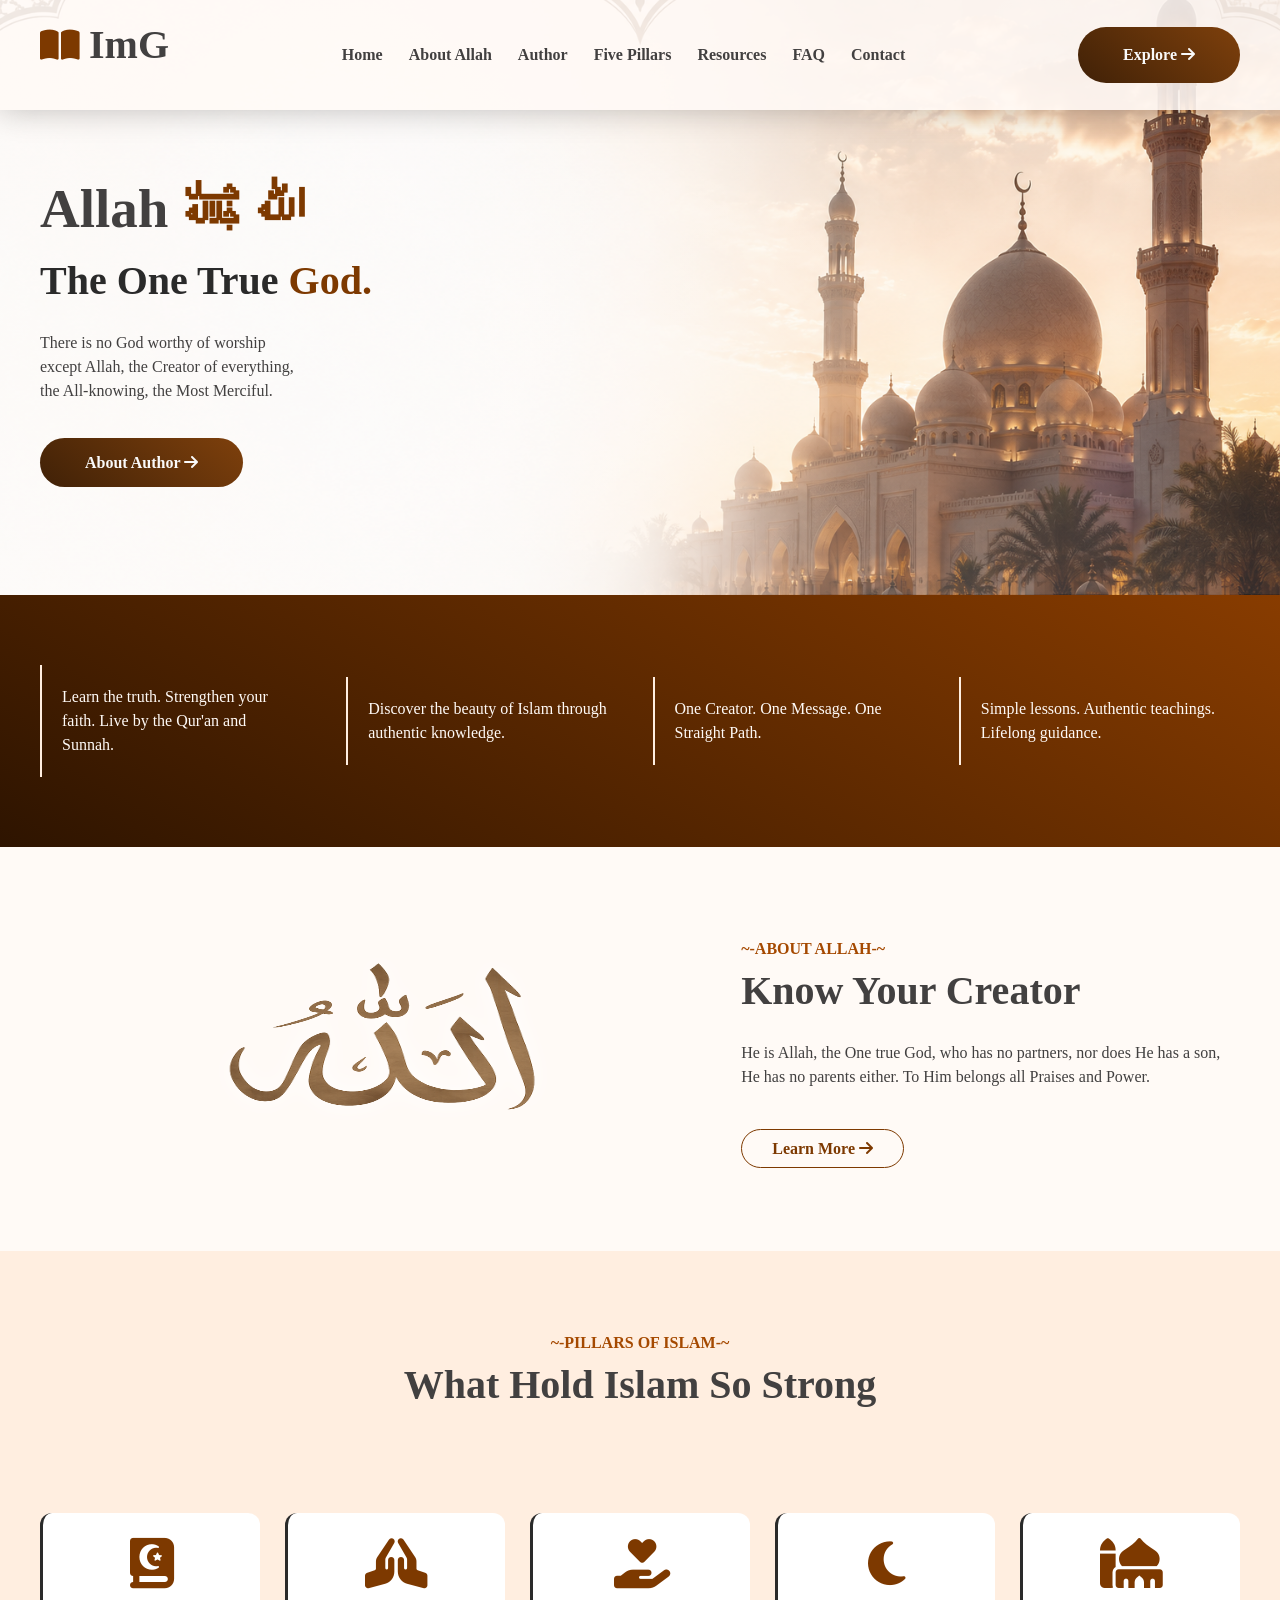
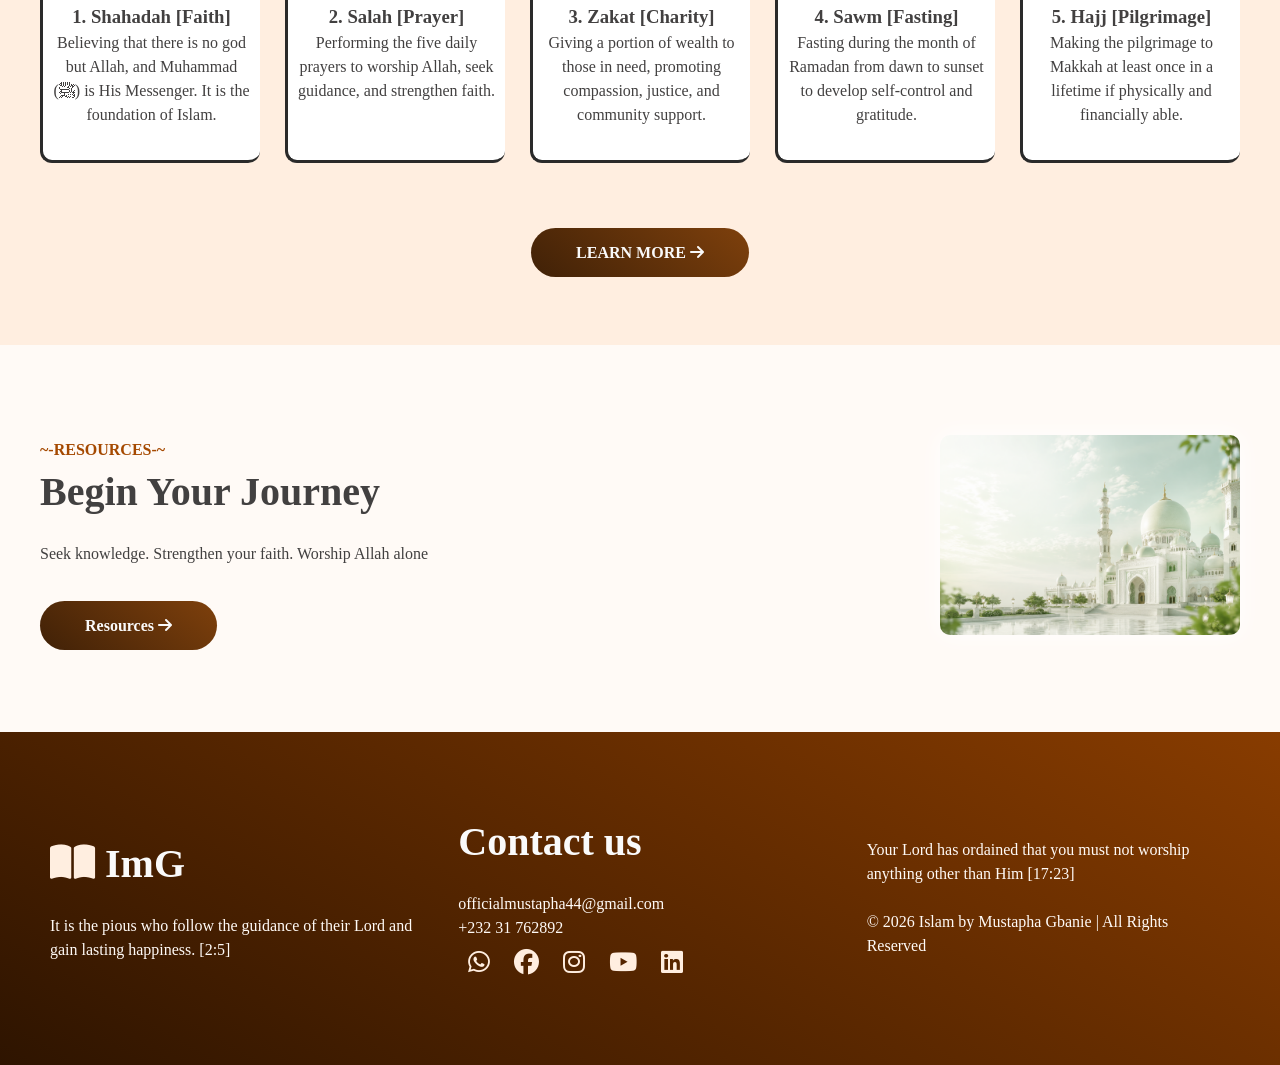
<file: index.html>
<!DOCTYPE html>
<html lang="en">
<head>
  <meta name="google-site-verification" content="kUoNEZyaHHgk7iwT_O8pBj2s8zlIZLvoUZk-4N_OeV8" />
  <meta name="msvalidate.01" content="C5AD6FC75478C789AB853C7C9F8C9426" />
  <meta charset="UTF-8">
  <meta name="viewport" content="width=device-width, initial-scale=1.0">
  <meta http-equiv="X-UA-Compatible" content="ie=edge">
  <title>Islam by Mustapha Gbanie – Learn the Truth of Islam Simply</title>
  <meta name="description" content="Welcome to the official Islamic website of Mustapha Gbanie. Learn about Allah, the Five Pillars of Islam, and get clear, authentic Islamic knowledge for everyone.">
  <meta name="keywords" content="Mustapha Gbanie, Mustapha Gbanie website, Islam for beginners, basics of Islam, learn Islam, Islamic teachings">
  <meta name="author" content="Mustapha Gbanie">
  <meta property="og:site_name" content="Islam by Mustapha Gbanie">
 <meta property="og:title" content="Islam by Mustapha Gbanie – Learn the Truth of Islam Simply">
 <meta property="og:description" content="Official Islamic website of Mustapha Gbanie: sharing clear, authentic knowledge about Islam, Allah, and the Five Pillars.">
 <meta property="og:url" content="https://mustapha-official.github.io/Islam/">
 <meta property="og:image" content="https://mustapha-official.github.io/Islam/bgg.webp" />
 <link rel="icon" href="bgg.webp" />
 
  <link rel="stylesheet" href="style.css" />
  <link rel="stylesheet" href="https://cdnjs.cloudflare.com/ajax/libs/font-awesome/6.7.2/css/all.min.css">
  <link rel="preconnect" href="https://fonts.googleapis.com">
  <link rel="preconnect" href="https://fonts.gstatic.com" crossorigin>
  <link href="https://fonts.googleapis.com/css2?family=Poppins:wght@300;400;500;600;700&display=swap" rel="stylesheet">
</head>
<body>
<header>
  <div class="wrapper">
    <div class="navigation">
      
      <div class="logo">
        <h2><i class="fa-solid fa-book-open"></i> ImG</h2>
      </div>
      
      <button onclick="navOpen()"><i class="fa-solid fa-bars"></i></button>
      
      <div class="nav-links">
        <ul>
          <li><a href="#">Home</a></li>
          <li><a href="#about">About Allah</a></li>
          <li><a href="about-author.html">Author</a></li>
          <li><a href="#pillars">Five Pillars</a></li>
          <li><a href="#resources">Resources</a></li>
          <li><a href="Faq.html">FAQ</a></li>
          <li><a href="#contact">Contact</a></li>
        </ul>
      </div>
      
      <a class="btn" href="#about">Explore <i class="fa-solid fa-arrow-right"></i></a>
      
    </div>
  </div>
</header>

<!-- MAIN SECTION STRUCTURING -->
<main>
  <section class="hero">
    <div class="wrapper">
      <br /><br />
      <h1>Allah <strong>ﷲ ﷻ</strong></h1>
      <h2><strong><span>The One True </span>God.</strong></h2>
      <p>There is no God worthy of worship <br /> except Allah, the Creator of everything, <br /> the All-knowing, the Most Merciful.</p>
      <br /><br />
      <a class="Btn" href="about-author.html">About Author <i class="fa-solid fa-arrow-right"></i></a>
      
    </div>
  </section>
  
  <!-- TAGLINES SECTION -->
  <section class="tagline">
    <div class="wrapper">
      <div class="container">
        
        <div class="tag">
          
          <p>Learn the truth. Strengthen your faith. Live by the Qur'an and Sunnah.</p>
        </div>
        
        <div class="tag">
          
          <p>Discover the beauty of Islam through authentic knowledge.</p>
        </div>
        
        <div class="tag">
          
          <p>One Creator. One Message. One Straight Path.</p>
        </div>
        
        <div class="tag">
          
          <p>Simple lessons. Authentic teachings. Lifelong guidance.</p>
        </div>
        
      </div>
    </div>
  </section>
  
  
  <!-- ABOUT SECTION -->
  <section id="about" class="about">
    <div class="wrapper">
      <div class="container">
        
        <div class="image">
          <img src="AllAhh.webp" alt="The name of Allah" width="500" height="600" loading="lazy" />
        </div>
        
        <div class="para">
          <b>~-ABOUT ALLAH-~</b>
          <h2>Know Your <span>Creator</span></h2>
          <p>He is Allah, the One true God, who has no partners, nor does He has a son, He has no parents either. To Him belongs all Praises and Power.</p>
          <br /><br />
          <a class="learn" href="about-Allah.html">Learn More <i class="fa-solid fa-arrow-right"></i></a>
        </div>
        
      </div>
    </div>
  </section>
  
  
  <!-- PILLARS OF ISLAM SECTION -->
  <section id="pillars" class="pillars">
    <div class="wrapper">
      <b>~-PILLARS OF ISLAM-~</b>
      <h2>What Hold Islam <span>So Strong</span></h2>
      <br /><br />
      
      <div class="container">
        
        <div class="card">
          <i class="fa-solid fa-book-quran"></i>
          
          <h3>1. Shahadah <span>[Faith]</span></h3>
          
          <p>Believing that there is no god but Allah, and Muhammad (ﷺ) is His Messenger. It is the foundation of Islam.</p>
        </div>
        
        <div class="card">
          <i class="fa-solid fa-hands-praying"></i>
          
          <h3>2. Salah <span>[Prayer]</span></h3>
          
          <p>Performing the five daily prayers to worship Allah, seek guidance, and strengthen faith.</p>
        </div>
        
        <div class="card">
          <i class="fa-solid fa-hand-holding-heart"></i>
          
          <h3>3. Zakat <span>[Charity]</span></h3>
          
          <p>Giving a portion of wealth to those in need, promoting compassion, justice, and community support.</p>
        </div>
        
        <div class="card">
          <i class="fa-solid fa-moon"></i>
          
          <h3>4. Sawm <span>[Fasting]</span></h3>
          
          <p>Fasting during the month of Ramadan from dawn to sunset to develop self-control and gratitude.</p>
        </div>
        
        <div class="card">
          <i class="fa-solid fa-mosque"></i>
          
          <h3>5. Hajj <span>[Pilgrimage]</span></h3>
          
          <p>Making the pilgrimage to Makkah at least once in a lifetime if physically and financially able.</p>
        </div>
        
      </div>
      <br /><br />
      <a class="Btn" href="pillars-of-islam.html">LEARN MORE <i class="fa-solid fa-arrow-right"></i></a>
    </div>
  </section>
  
  
  <!--RESOURCES SECTION -->
  <section class="resources" id="resources">
    <div class="wrapper">
      <div class="container">
        
        <div class="res-card">
          <b>~-RESOURCES-~</b>
        <h2>Begin Your Journey</h2>
        <p>Seek knowledge. Strengthen your faith. Worship Allah alone</p>
        <br /><br />
        <a class="Btn" href="resources.html"> Resources <i class="fa-solid fa-arrow-right"></i></a>
        </div>
        
        <div class="res-card">
          <img src="bg.webp" alt="The name of Allah" width="500" height="600" loading="lazy" />
        </div>
        
      </div>
    </div>
  </section>
  
  <!-- FOOTER AND CONTACT INFO -->
  <footer>
    <div class="wrapper">
      <div class="container">
        
        <div class="logo">
          <h2><i class="fa-solid fa-book-open"></i> ImG</h2>
          <p>It is the pious who follow the guidance of their Lord and gain lasting happiness. [2:5]</p>
        </div>
        
        <div class="cont-info">
          <h2>Contact us</h2>
          <p>officialmustapha44@gmail.com</p>
          <p>+232 31 762892</p>
          
          <a href="https://wa.me/23231762892"><i class="fa-brands fa-whatsapp"></i></a>
          
          <a href="https://www.facebook.com/profile.php?id=61581850524625"><i class="fa-brands fa-facebook"></i></a>
          
          <a href="https://www.instagram.com/mustapha_gbanie?igsh=azB1b3VveTl0Zzk="><i class="fa-brands fa-instagram"></i></a>
          
          <a href="https://www.youtube.com/@Dr.Kabeer"><i class="fa-brands fa-youtube"></i></a>
          
          <a href="https://sl.linkedin.com/in/mustapha-gbanie-1b4a9739a"><i class="fa-brands fa-linkedin"></i></a>
          
        </div>
        
        <div class="remind">
          <p>Your Lord has ordained that you must not worship anything other than Him [17:23]</p>
          <br />
          <p>&copy; 2026 Islam by Mustapha Gbanie | All Rights Reserved</p>
        </div>
        
      </div>
    </div>
  </footer>
  
</main>
  <script src="script.js"></script>
</body>
</html>
</file>
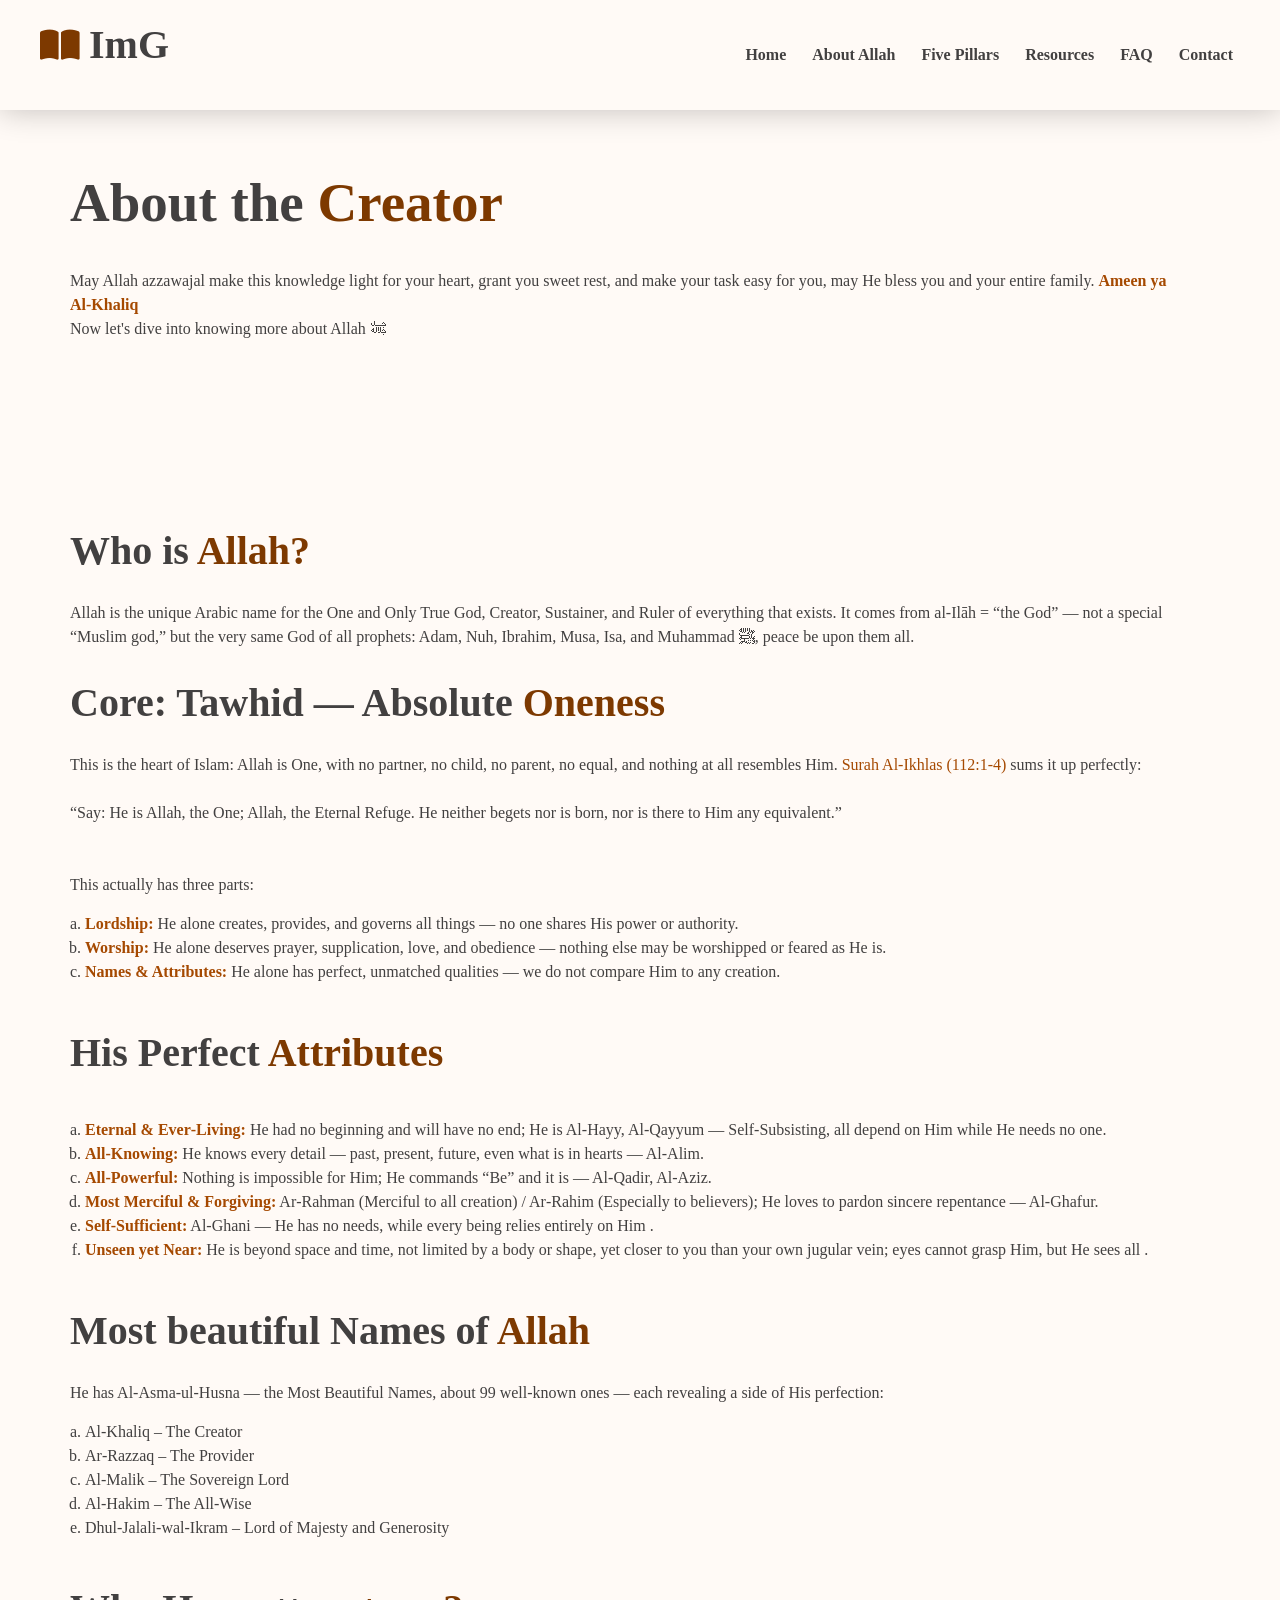
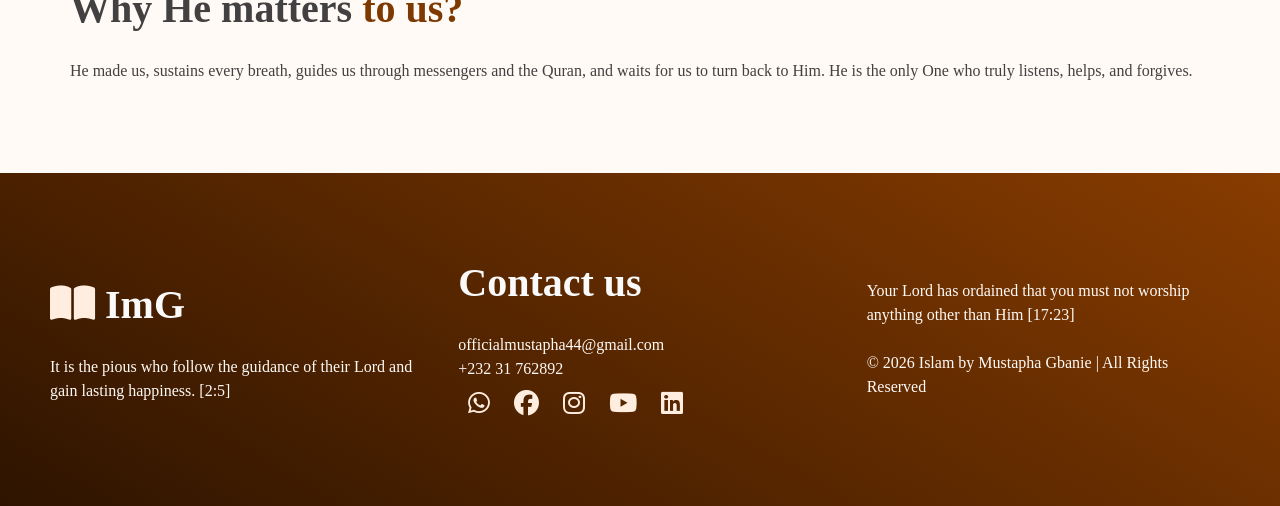
<file: about-Allah.html>
<!DOCTYPE html>
<html lang="en">
<head>
  <meta name="google-site-verification" content="kUoNEZyaHHgk7iwT_O8pBj2s8zlIZLvoUZk-4N_OeV8" />
  <meta name="msvalidate.01" content="C5AD6FC75478C789AB853C7C9F8C9426" />
  <meta charset="UTF-8">
  <meta name="viewport" content="width=device-width, initial-scale=1.0">
  <meta http-equiv="X-UA-Compatible" content="ie=edge">
  <title>About Allah – Islam by Mustapha Gbanie</title>
  <meta name="description" content="Who is Allah? Learn the clear, correct attributes and oneness of Allah explained simply by Mustapha Gbanie.">
  <meta name="keywords" content="Mustapha Gbanie, Allah in Islam, Tawhid, oneness of Allah, who is Allah, attributes of Allah">
  <meta name="author" content="Mustapha Gbanie">
  <meta property="og:site_name" content="Islam by Mustapha Gbanie">
  <meta property="og:title" content="About Allah – Islam by Mustapha Gbanie">
  <meta property="og:description" content="Understand who Allah is and the core belief of Tawhid, from Mustapha Gbanie’s official Islamic website.">
  <meta property="og:url" content="https://mustapha-official.github.io/Islam/about-Allah">
  
  <link rel="icon" href="bgg.webp" />
  <link rel="stylesheet" href="style.css" />
  <link rel="stylesheet" href="https://cdnjs.cloudflare.com/ajax/libs/font-awesome/6.7.2/css/all.min.css">
  <link rel="preconnect" href="https://fonts.googleapis.com">
  <link rel="preconnect" href="https://fonts.gstatic.com" crossorigin>
  <link href="https://fonts.googleapis.com/css2?family=Poppins:wght@300;400;500;600;700&display=swap" rel="stylesheet">
</head>

<body>
<header>
  <div class="wrapper">
    <div class="navigation">
      
      <div class="logo">
        <h2><i class="fa-solid fa-book-open"></i> ImG</h2>
      </div>
      
      <button onclick="navOpen()"><i class="fa-solid fa-bars"></i></button>
      
      <div class="nav-links">
        <ul>
          <li><a href="index.html">Home</a></li>
          <li><a href="index.html#about">About Allah</a></li>  
          <li><a href="index.html#pillars">Five Pillars</a></li>
          <li><a href="index.html#resources">Resources</a></li>
          <li><a href="FAQ.html">FAQ</a></li>
          <li><a href="index.html#contact">Contact</a></li>
        </ul>
      </div>
      
    </div>
  </div>
</header>

<main>
  <section class="aboutAllah">
    <div class="wrapper">
      
      <div class="intro">
        <br /><br /><br />
        <h1>About the <strong>Creator</strong></h1><br />
        <p>May Allah azzawajal make this knowledge light for your heart, grant you sweet rest, and make your task easy for you, may He bless you and your entire family. <b>Ameen ya Al‑Khaliq </b><br />Now let's dive into knowing more about Allah ﷻ</p>
      </div>
      
      <div class="allah">
        <h2>Who is <strong>Allah?</strong></h2>
        <p>Allah is the unique Arabic name for the One and Only True God, Creator, Sustainer, and Ruler of everything that exists. It comes from al‑Ilāh = “the God” — not a special “Muslim god,” but the very same God of all prophets: Adam, Nuh, Ibrahim, Musa, Isa, and Muhammad ﷺ, peace be upon them all.</p><br />
        
        <h2>Core: Tawhid — Absolute <strong>Oneness</strong></h2>
        <p>This is the heart of Islam: Allah is One, with no partner, no child, no parent, no equal, and nothing at all resembles Him. <code>Surah Al‑Ikhlas (112:1‑4)</code> sums it up perfectly: <br /><br />
        
        “Say: He is Allah, the One; Allah, the Eternal Refuge. He neither begets nor is born, nor is there to Him any equivalent.”</p><br /><br />
        
        <p>
          This actually has three parts:
          
          <ul>
            <li><b>Lordship:</b> He alone creates, provides, and governs all things — no one shares His power or authority.</li>
            <li><b>Worship:</b> He alone deserves prayer, supplication, love, and obedience — nothing else may be worshipped or feared as He is.</li>
            <li><b>Names & Attributes:</b> He alone has perfect, unmatched qualities — we do not compare Him to any creation.</li>
          </ul>
        </p><br />
        
        <h2>His Perfect <strong>Attributes</strong></h2>
        <p>
          <ul>
            <li><b>Eternal & Ever‑Living:</b> He had no beginning and will have no end; He is Al‑Hayy, Al‑Qayyum — Self‑Subsisting, all depend on Him while He needs no one.</li>
            
            <li><b>All‑Knowing:</b> He knows every detail — past, present, future, even what is in hearts — Al‑Alim.</li>
            
            <li><b>All‑Powerful:</b> Nothing is impossible for Him; He commands “Be” and it is — Al‑Qadir, Al‑Aziz.</li>
            
            <li><b>Most Merciful & Forgiving:</b> Ar‑Rahman (Merciful to all creation) / Ar‑Rahim (Especially to believers); He loves to pardon sincere repentance — Al‑Ghafur.</li>
            
            <li><b>Self‑Sufficient:</b> Al‑Ghani — He has no needs, while every being relies entirely on Him .</li>
            
            <li><b>Unseen yet Near:</b> He is beyond space and time, not limited by a body or shape, yet closer to you than your own jugular vein; eyes cannot grasp Him, but He sees all .</li>
          </ul>
        </p><br />
        
        <h2>Most beautiful Names of <strong>Allah</strong></h2>
        
        <p>
          He has Al‑Asma‑ul‑Husna — the Most Beautiful Names, about 99 well‑known ones — each revealing a side of His perfection:
          
          <ul>
            <li>Al‑Khaliq – The Creator</li>
            <li>Ar‑Razzaq – The Provider</li>
            <li>Al‑Malik – The Sovereign Lord</li>
            <li>Al‑Hakim – The All‑Wise</li>
            <li>Dhul‑Jalali‑wal‑Ikram – Lord of Majesty and Generosity </li>
          </ul>
        </p><br />
        
        <h2>Why He matters <strong>to us?</strong></h2>
        <p>He made us, sustains every breath, guides us through messengers and the Quran, and waits for us to turn back to Him. He is the only One who truly listens, helps, and forgives.</p>
      </div>
    </div>
  </section>
  
    <!-- FOOTER AND CONTACT INFO -->
  <footer>
    <div class="wrapper">
      <div class="container">
        
        <div class="logo">
          <h2><i class="fa-solid fa-book-open"></i> ImG</h2>
          <p>It is the pious who follow the guidance of their Lord and gain lasting happiness. [2:5]</p>
        </div>
        
        <div class="cont-info">
          <h2>Contact us</h2>
          <p>officialmustapha44@gmail.com</p>
          <p>+232 31 762892</p>
          
          <a href="https://wa.me/23231762892"><i class="fa-brands fa-whatsapp"></i></a>
          
          <a href="https://www.facebook.com/profile.php?id=61581850524625"><i class="fa-brands fa-facebook"></i></a>
          
          <a href="https://www.instagram.com/mustapha_gbanie?igsh=azB1b3VveTl0Zzk="><i class="fa-brands fa-instagram"></i></a>
          
          <a href="https://www.youtube.com/@Dr.Kabeer"><i class="fa-brands fa-youtube"></i></a>
          
          <a href="https://sl.linkedin.com/in/mustapha-gbanie-1b4a9739a"><i class="fa-brands fa-linkedin"></i></a>
          
        </div>
        
        <div class="remind">
          <p>Your Lord has ordained that you must not worship anything other than Him [17:23]</p>
          <br />
          <p>&copy; 2026 Islam by Mustapha Gbanie | All Rights Reserved</p>
        </div>
        
      </div>
    </div>
  </footer>
</main>

<script src="script.js"></script>
</body>

</html>
</file>
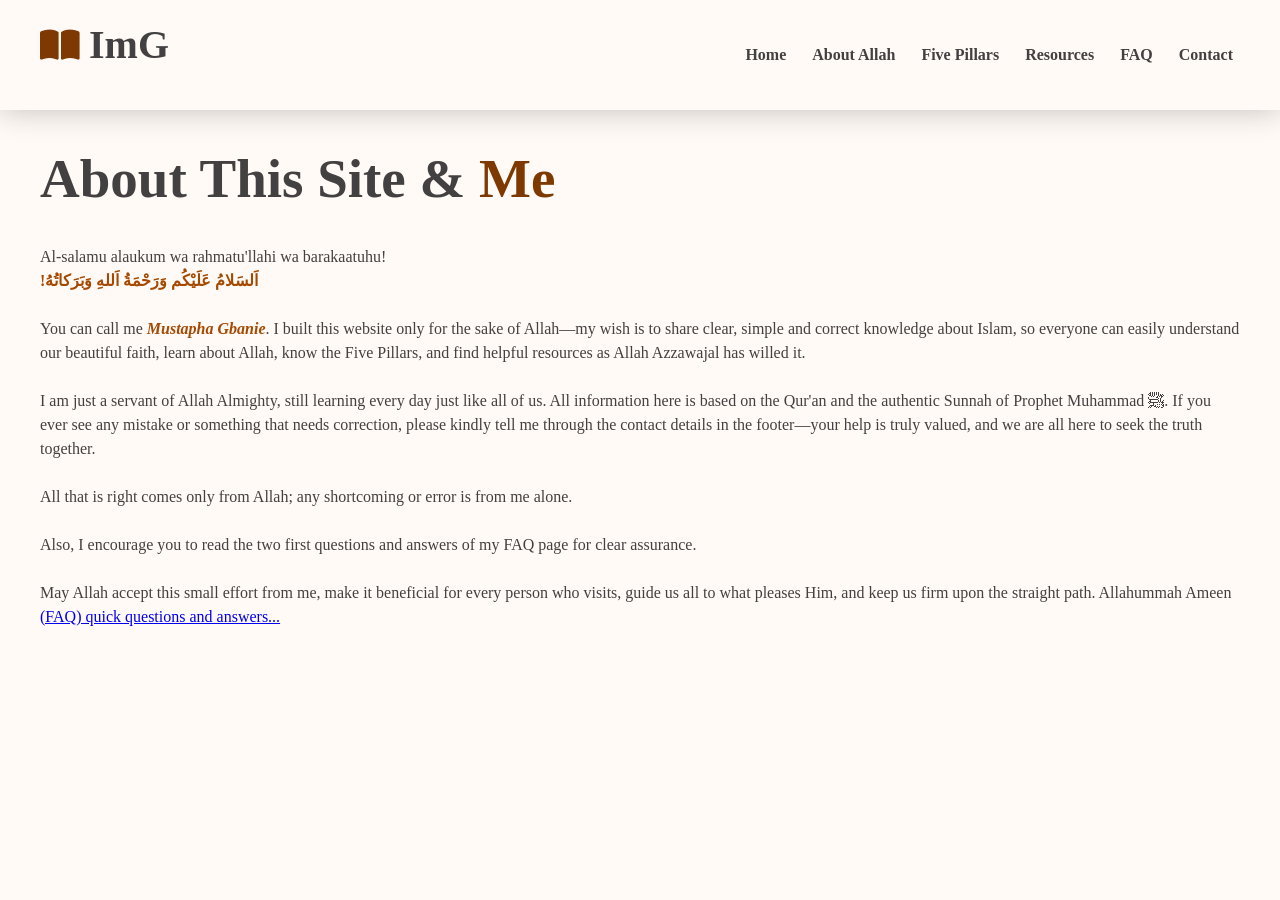
<file: about-author.html>
<!DOCTYPE html>
<html lang="en">
<head>
  <meta name="google-site-verification" content="kUoNEZyaHHgk7iwT_O8pBj2s8zlIZLvoUZk-4N_OeV8" />
  <meta name="msvalidate.01" content="C5AD6FC75478C789AB853C7C9F8C9426" />
  <meta charset="UTF-8">
  <meta name="viewport" content="width=device-width, initial-scale=1.0">
  <meta http-equiv="X-UA-Compatible" content="ie=edge">
  <title>About the Author – Mustapha Gbanie | Islam by Mustapha Gbanie</title>
  <meta name="description" content="Mustapha Gbanie is the owner and creator of this Islamic website — learn about the intention and mission behind this work.">
  <meta name="keywords" content="Mustapha Gbanie, who is Mustapha Gbanie, Mustapha Gbanie official website, owner of this site">
  <meta name="author" content="Mustapha Gbanie">
  <meta property="og:site_name" content="Islam by Mustapha Gbanie">
  <meta property="og:title" content="About Me – Mustapha Gbanie">
  <meta property="og:description" content="I am Mustapha Gbanie, creator and owner of this website — sharing Islamic knowledge for the sake of Allah Azzawajal.">
  <meta property="og:url" content="https://mustapha-official.github.io/Islam/about-author">
  
  <link rel="icon" href="bgg.webp" />
  <link rel="stylesheet" href="style.css" />
  <link rel="stylesheet" href="https://cdnjs.cloudflare.com/ajax/libs/font-awesome/6.7.2/css/all.min.css">
  <link rel="preconnect" href="https://fonts.googleapis.com">
  <link rel="preconnect" href="https://fonts.gstatic.com" crossorigin>
  <link href="https://fonts.googleapis.com/css2?family=Poppins:wght@300;400;500;600;700&display=swap" rel="stylesheet">
  
  <script type="application/ld+json">
  {
    "@context": "https://schema.org",
    "@type": "Person",
    "name": "Mustapha Gbanie",
    "url": "https://mustapha-official.github.io/Islam/",
    "sameAs": "https://www.instagram.com/mustapha_gbanie?igsh=azB1b3VveTl0Zzk=",
    "https://www.facebook.com/profile.php?id=61581850524625",
    "https://www.facebook.com/profile.php?id=61570775192478",
    "description": "Owner and creator of this Islamic website, sharing knowledge of Islam, Allah, and the Five Pillars."
  }
</script>
</head>

<body>
<header>
  <div class="wrapper">
    <div class="navigation">
      
      <div class="logo">
        <h2><i class="fa-solid fa-book-open"></i> ImG</h2>
      </div>
      
      <button onclick="navOpen()"><i class="fa-solid fa-bars"></i></button>
      
      <div class="nav-links">
        <ul>
          <li><a href="index.html">Home</a></li>
          <li><a href="index.html#about">About Allah</a></li>  
          <li><a href="index.html#pillars">Five Pillars</a></li>
          <li><a href="index.html#resources">Resources</a></li>
          <li><a href="FAQ.html">FAQ</a></li>
          <li><a href="index.html#contact">Contact</a></li>
        </ul>
      </div>
      
    </div>
  </div>
</header>

<main>
  <section class="author">
   <div class="wrapper">
     <br /><br />
     <h1>About This Site & <strong>Me</strong></h1>
     <br />
     
     <p>
       Al-salamu alaukum wa rahmatu'llahi wa barakaatuhu!<br />
       <b dir="ltr"> !اَلسَلامُ عَلَيْكُم وَرَحْمَةُ اَللهِ وَبَرَكاتُهُ</b>
       <br /><br />
       
       You can call me <b><i>Mustapha Gbanie</i></b>.
       I built this website only for the sake of Allah—my wish is to share clear, simple and correct knowledge about Islam, so everyone can easily understand our beautiful faith, learn about Allah, know the Five Pillars, and find helpful resources as Allah Azzawajal has willed it.
       <br /><br />
       
       I am just a servant of Allah Almighty, still learning every day just like all of us. All information here is based on the Qur'an and the authentic Sunnah of Prophet Muhammad ﷺ. If you ever see any mistake or something that needs correction, please kindly tell me through the contact details in the footer—your help is truly valued, and we are all here to seek the truth together.<br /><br />
       
       All that is right comes only from Allah; any shortcoming or error is from me alone.<br /><br />
       
       Also, I encourage you to read the two first questions and answers of my FAQ page for clear assurance.<br /><br />
       
       May Allah accept this small effort from me, make it beneficial for every person who visits, guide us all to what pleases Him, and keep us firm upon the straight path. Allahummah Ameen <br />
       <a href="Faq.html">(FAQ) quick questions and answers...</a>
     </p>
     
   </div> 
  </section>
</main>
  
  <script src="script.js"></script>
</body>

</html>
</file>
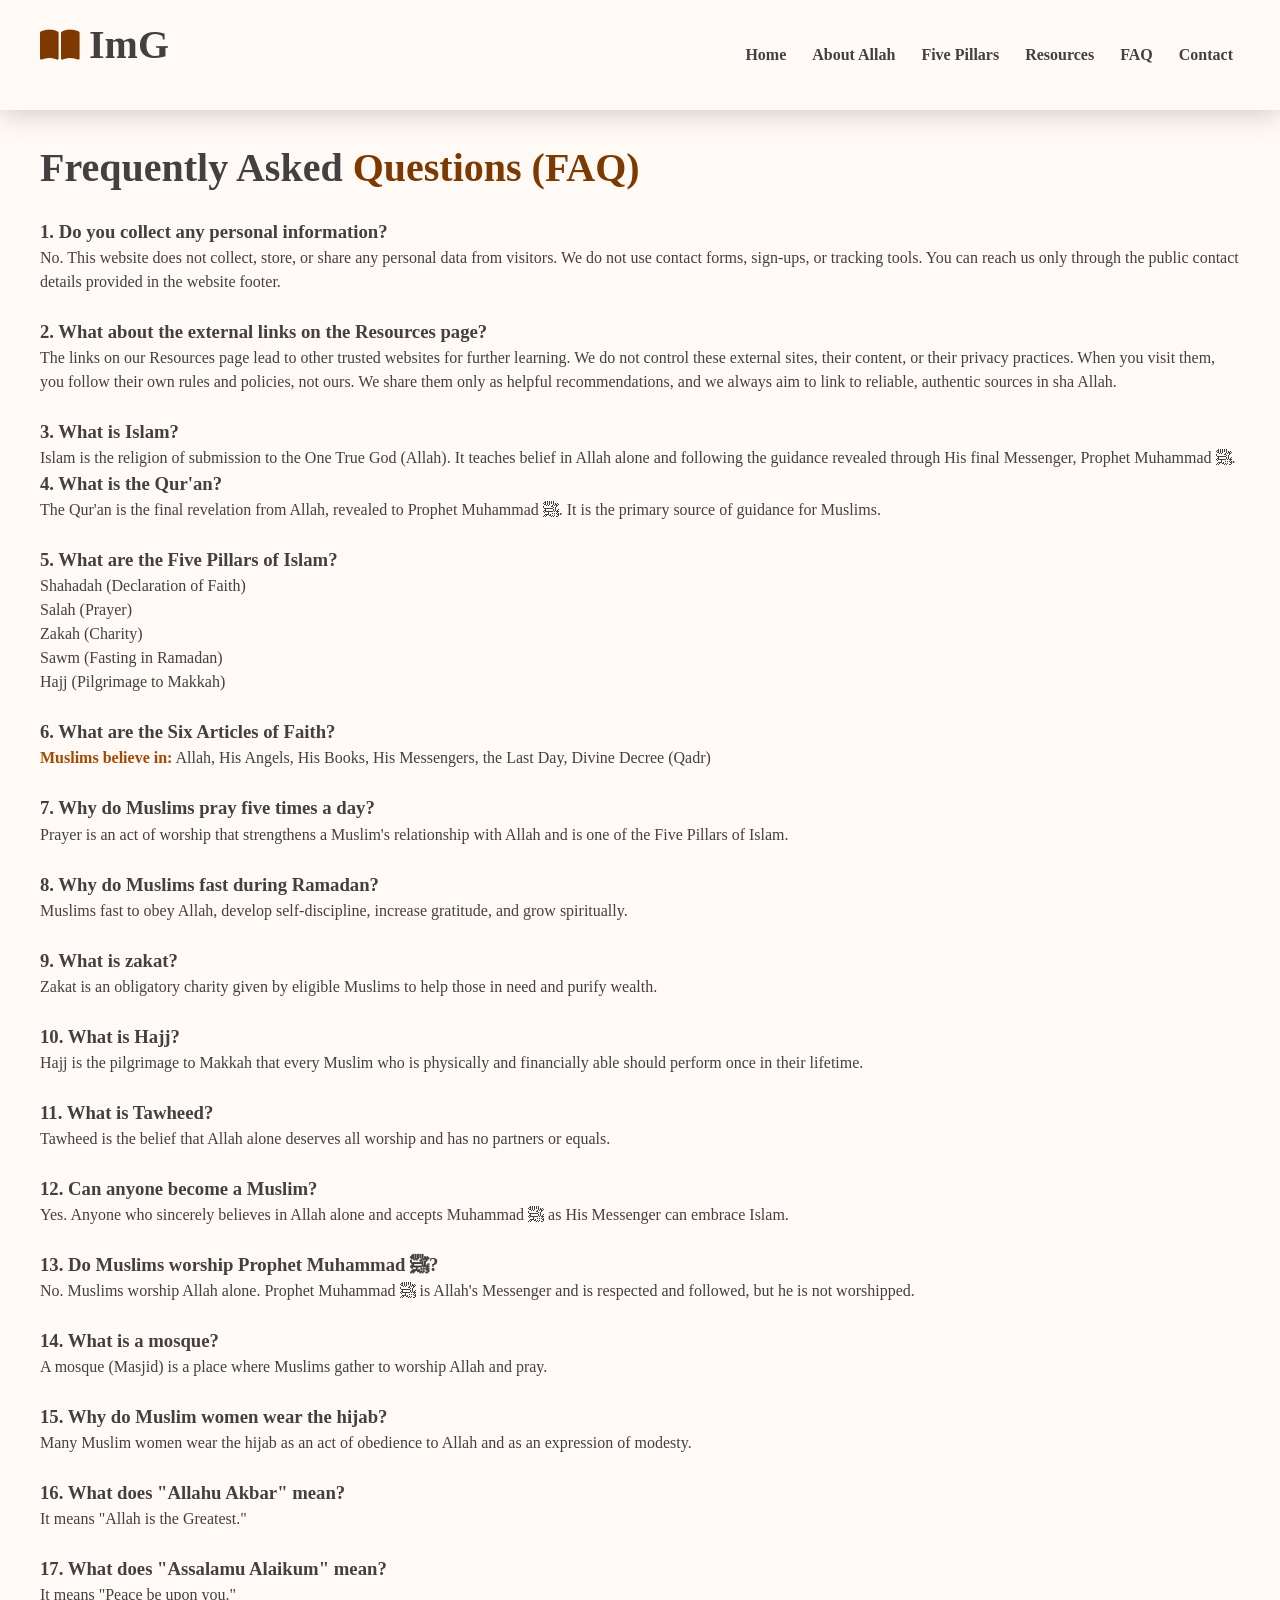
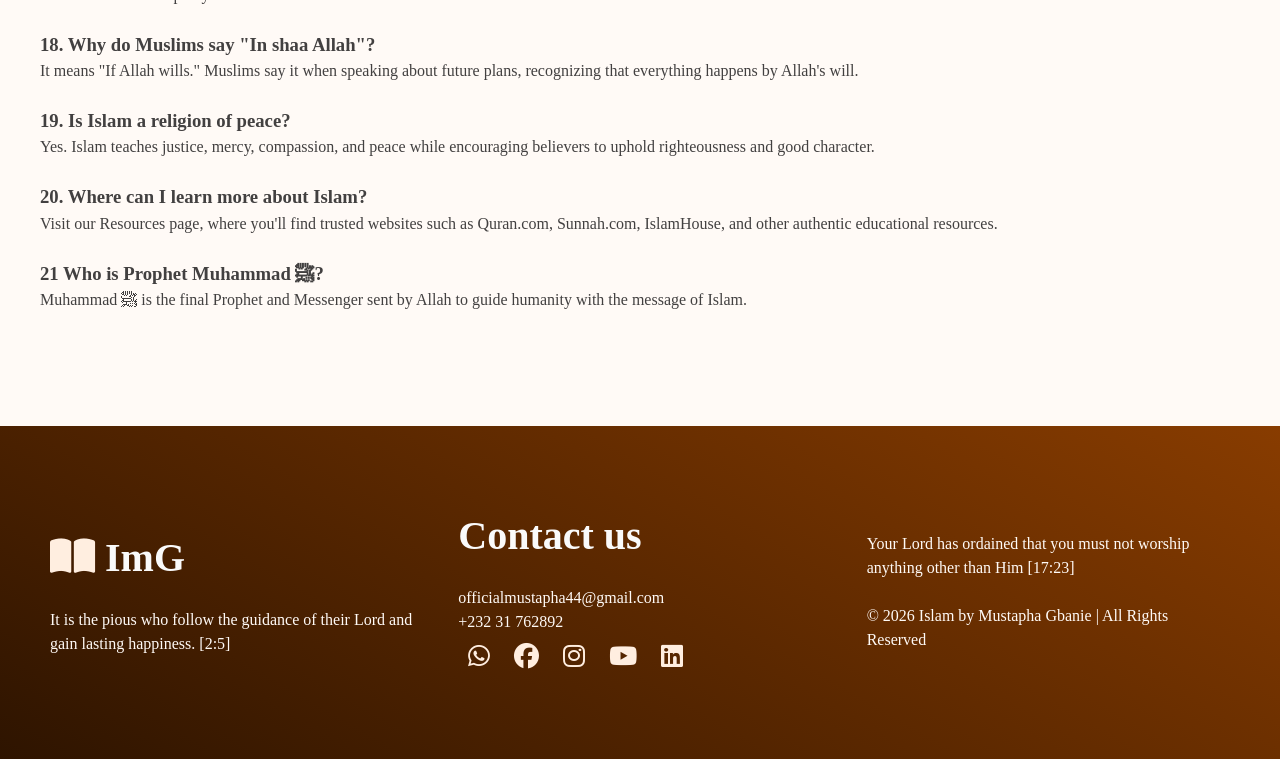
<file: Faq.html>
<!DOCTYPE html>
<html lang="en">
<head>
  <meta name="google-site-verification" content="kUoNEZyaHHgk7iwT_O8pBj2s8zlIZLvoUZk-4N_OeV8" />
  <meta name="msvalidate.01" content="C5AD6FC75478C789AB853C7C9F8C9426" />
  <meta charset="UTF-8">
  <meta name="viewport" content="width=device-width, initial-scale=1.0">
  <meta http-equiv="X-UA-Compatible" content="ie=edge">
  <title>Frequently Asked Questions – Islam by Mustapha Gbanie</title>
  <meta name="description" content="Common questions about Islam, this website, and privacy policies answered by Mustapha Gbanie.">
  <meta name="keywords" content="Mustapha Gbanie, Islam FAQ, questions about Islam, Mustapha Gbanie website info">
  <meta name="author" content="Mustapha Gbanie">
  <meta property="og:site_name" content="Islam by Mustapha Gbanie">
  <meta property="og:title" content="Frequently Asked Questions – Islam by Mustapha Gbanie">
  <meta property="og:description" content="Get clear answers to common questions about Islam and this website by owner Mustapha Gbanie.">
  <meta property="og:url" content="https://mustapha-official.github.io/Islam/Faq">
  
  <link rel="icon" href="bgg.webp" />
  <link rel="stylesheet" href="style.css" />
  <link rel="stylesheet" href="https://cdnjs.cloudflare.com/ajax/libs/font-awesome/6.7.2/css/all.min.css">
  <link rel="preconnect" href="https://fonts.googleapis.com">
  <link rel="preconnect" href="https://fonts.gstatic.com" crossorigin>
  <link href="https://fonts.googleapis.com/css2?family=Poppins:wght@300;400;500;600;700&display=swap" rel="stylesheet">
</head>
<body>
<header>
  <div class="wrapper">
    <div class="navigation">
      
      <div class="logo">
        <h2><i class="fa-solid fa-book-open"></i> ImG</h2>
      </div>
      
      <button onclick="navOpen()"><i class="fa-solid fa-bars"></i></button>
      
      <div class="nav-links">
        <ul>
          <li><a href="index.html">Home</a></li>
          <li><a href="index.html#about">About Allah</a></li>  
          <li><a href="index.html#pillars">Five Pillars</a></li>
          <li><a href="index.html#resources">Resources</a></li>
          <li><a href="#">FAQ</a></li>
          <li><a href="index.html#contact">Contact</a></li>
        </ul>
      </div>
      
    </div>
  </div>
</header>

<main>
  <section class="faq">
    <div class="wrapper">
      <br /><br />
      <h2>Frequently Asked <strong>Questions (FAQ)</strong></h2>
      <h3>1. Do you collect any personal information?</h3>
      <p>No. This website does not collect, store, or share any personal data from visitors. We do not use contact forms, sign‑ups, or tracking tools. You can reach us only through the public contact details provided in the website footer.</p><br />
      
      <h3>2. What about the external links on the Resources page?</h3>
      <p>The links on our Resources page lead to other trusted websites for further learning. We do not control these external sites, their content, or their privacy practices. When you visit them, you follow their own rules and policies, not ours. We share them only as helpful recommendations, and we always aim to link to reliable, authentic sources in sha Allah.</p><br />
      
      <h3>3. What is Islam?</h3>
      <p>Islam is the religion of submission to the One True God (Allah). It teaches belief in Allah alone and following the guidance revealed through His final Messenger, Prophet Muhammad ﷺ.</p>
      
      <h3>4. What is the Qur'an?</h3>
      <p>The Qur'an is the final revelation from Allah, revealed to Prophet Muhammad ﷺ. It is the primary source of guidance for Muslims.</p><br />
      
      <h3>5. What are the Five Pillars of Islam?</h3>
      <p>Shahadah (Declaration of Faith)<br />
      Salah (Prayer)<br />
      Zakah (Charity)<br />
      Sawm (Fasting in Ramadan)<br />
      Hajj (Pilgrimage to Makkah)</p><br />
      
      <h3>6. What are the Six Articles of Faith?</h3>
      <p>
        <b>Muslims believe in:</b>
        Allah, His Angels, His Books, His Messengers, the Last Day, Divine Decree (Qadr)
      </p><br />
      
      <h3>7. Why do Muslims pray five times a day?</h3>
      <p>Prayer is an act of worship that strengthens a Muslim's relationship with Allah and is one of the Five Pillars of Islam.</p><br />
      
      <h3>8. Why do Muslims fast during Ramadan?</h3>
      <p>Muslims fast to obey Allah, develop self-discipline, increase gratitude, and grow spiritually.</p><br />
      
      <h3>9. What is zakat?</h3>
      <p>Zakat is an obligatory charity given by eligible Muslims to help those in need and purify wealth.</p><br />
      
      <h3>10. What is Hajj?</h3>
      <p>Hajj is the pilgrimage to Makkah that every Muslim who is physically and financially able should perform once in their lifetime.</p><br />
      
      <h3>11. What is Tawheed?</h3>
      <p>Tawheed is the belief that Allah alone deserves all worship and has no partners or equals.</p><br />
      
      <h3>12. Can anyone become a Muslim?</h3>
      <p>Yes. Anyone who sincerely believes in Allah alone and accepts Muhammad ﷺ as His Messenger can embrace Islam.</p><br />
      
      <h3>13. Do Muslims worship Prophet Muhammad ﷺ?</h3>
      <p>No. Muslims worship Allah alone. Prophet Muhammad ﷺ is Allah's Messenger and is respected and followed, but he is not worshipped.</p><br />
      
      <h3>14. What is a mosque?</h3>
      <p>A mosque (Masjid) is a place where Muslims gather to worship Allah and pray.</p><br />
      
      <h3>15. Why do Muslim women wear the hijab?</h3>
      <p>Many Muslim women wear the hijab as an act of obedience to Allah and as an expression of modesty.</p><br />
      
      <h3>16. What does "Allahu Akbar" mean?</h3>
      <p>It means "Allah is the Greatest."</p><br />
      
      <h3>17. What does "Assalamu Alaikum" mean?</h3>
      <p>It means "Peace be upon you."</p><br />
      
      <h3>18. Why do Muslims say "In shaa Allah"?</h3>
      <p>It means "If Allah wills." Muslims say it when speaking about future plans, recognizing that everything happens by Allah's will.</p><br />
      
      <h3>19. Is Islam a religion of peace?</h3>
      <p>Yes. Islam teaches justice, mercy, compassion, and peace while encouraging believers to uphold righteousness and good character.</p><br />
      
      <h3>20. Where can I learn more about Islam?</h3>
      <p>Visit our Resources page, where you'll find trusted websites such as Quran.com, Sunnah.com, IslamHouse, and other authentic educational resources.</p>
      
       <h3>21 Who is Prophet Muhammad ﷺ?</h3>
      <p>Muhammad ﷺ is the final Prophet and Messenger sent by Allah to guide humanity with the message of Islam.</p><br />
      
      
    </div>
  </section>
  

    <!-- FOOTER AND CONTACT INFO -->
  <footer>
    <div class="wrapper">
      <div class="container">
        
        <div class="logo">
          <h2><i class="fa-solid fa-book-open"></i> ImG</h2>
          <p>It is the pious who follow the guidance of their Lord and gain lasting happiness. [2:5]</p>
        </div>
        
        <div class="cont-info">
          <h2>Contact us</h2>
          <p>officialmustapha44@gmail.com</p>
          <p>+232 31 762892</p>
          
          <a href="https://wa.me/23231762892"><i class="fa-brands fa-whatsapp"></i></a>
          
          <a href="https://www.facebook.com/profile.php?id=61581850524625"><i class="fa-brands fa-facebook"></i></a>
          
          <a href="https://www.instagram.com/mustapha_gbanie?igsh=azB1b3VveTl0Zzk="><i class="fa-brands fa-instagram"></i></a>
          
          <a href="https://www.youtube.com/@Dr.Kabeer"><i class="fa-brands fa-youtube"></i></a>
          
          <a href="https://sl.linkedin.com/in/mustapha-gbanie-1b4a9739a"><i class="fa-brands fa-linkedin"></i></a>
          
        </div>
        
        <div class="remind">
          <p>Your Lord has ordained that you must not worship anything other than Him [17:23]</p>
          <br />
          <p>&copy; 2026 Islam by Mustapha Gbanie | All Rights Reserved</p>
        </div>
        
      </div>
    </div>
  </footer>
</main>
  
  <script src="script.js"></script>
</body>

</html>
</file>
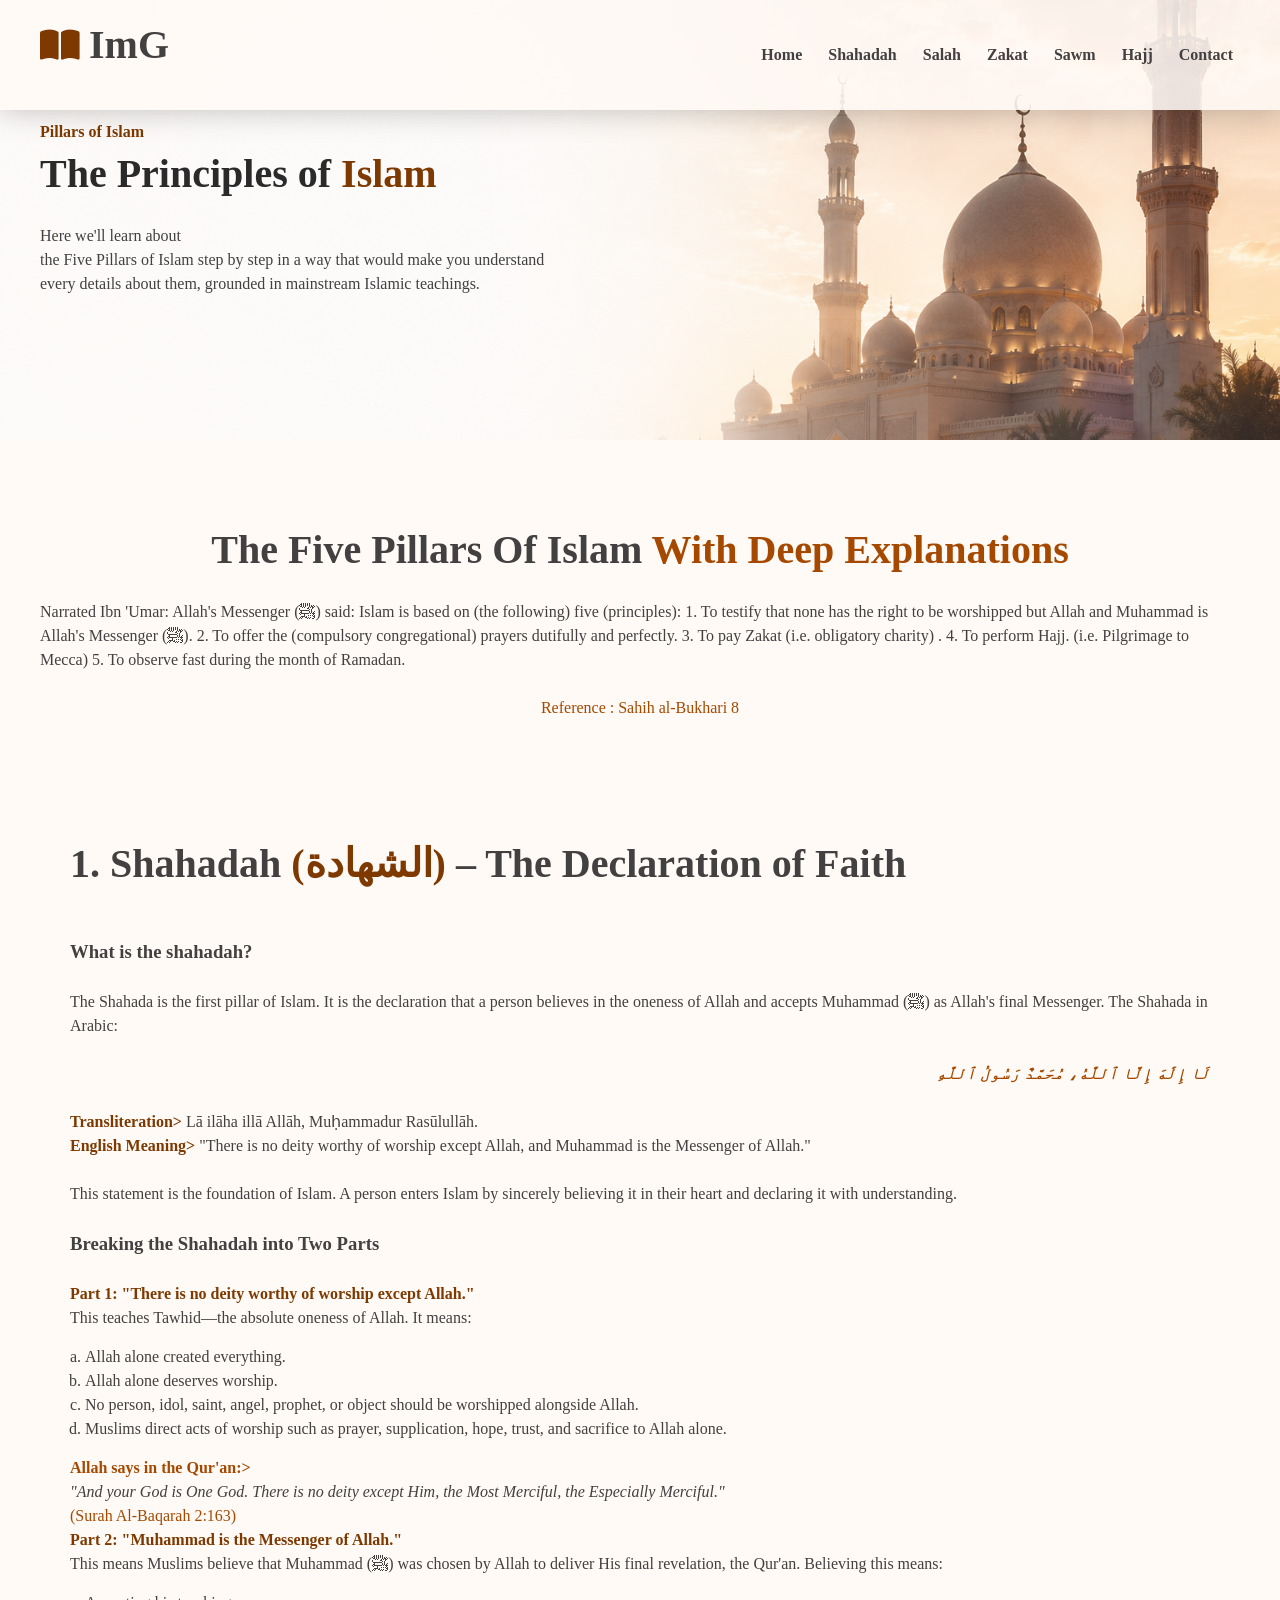
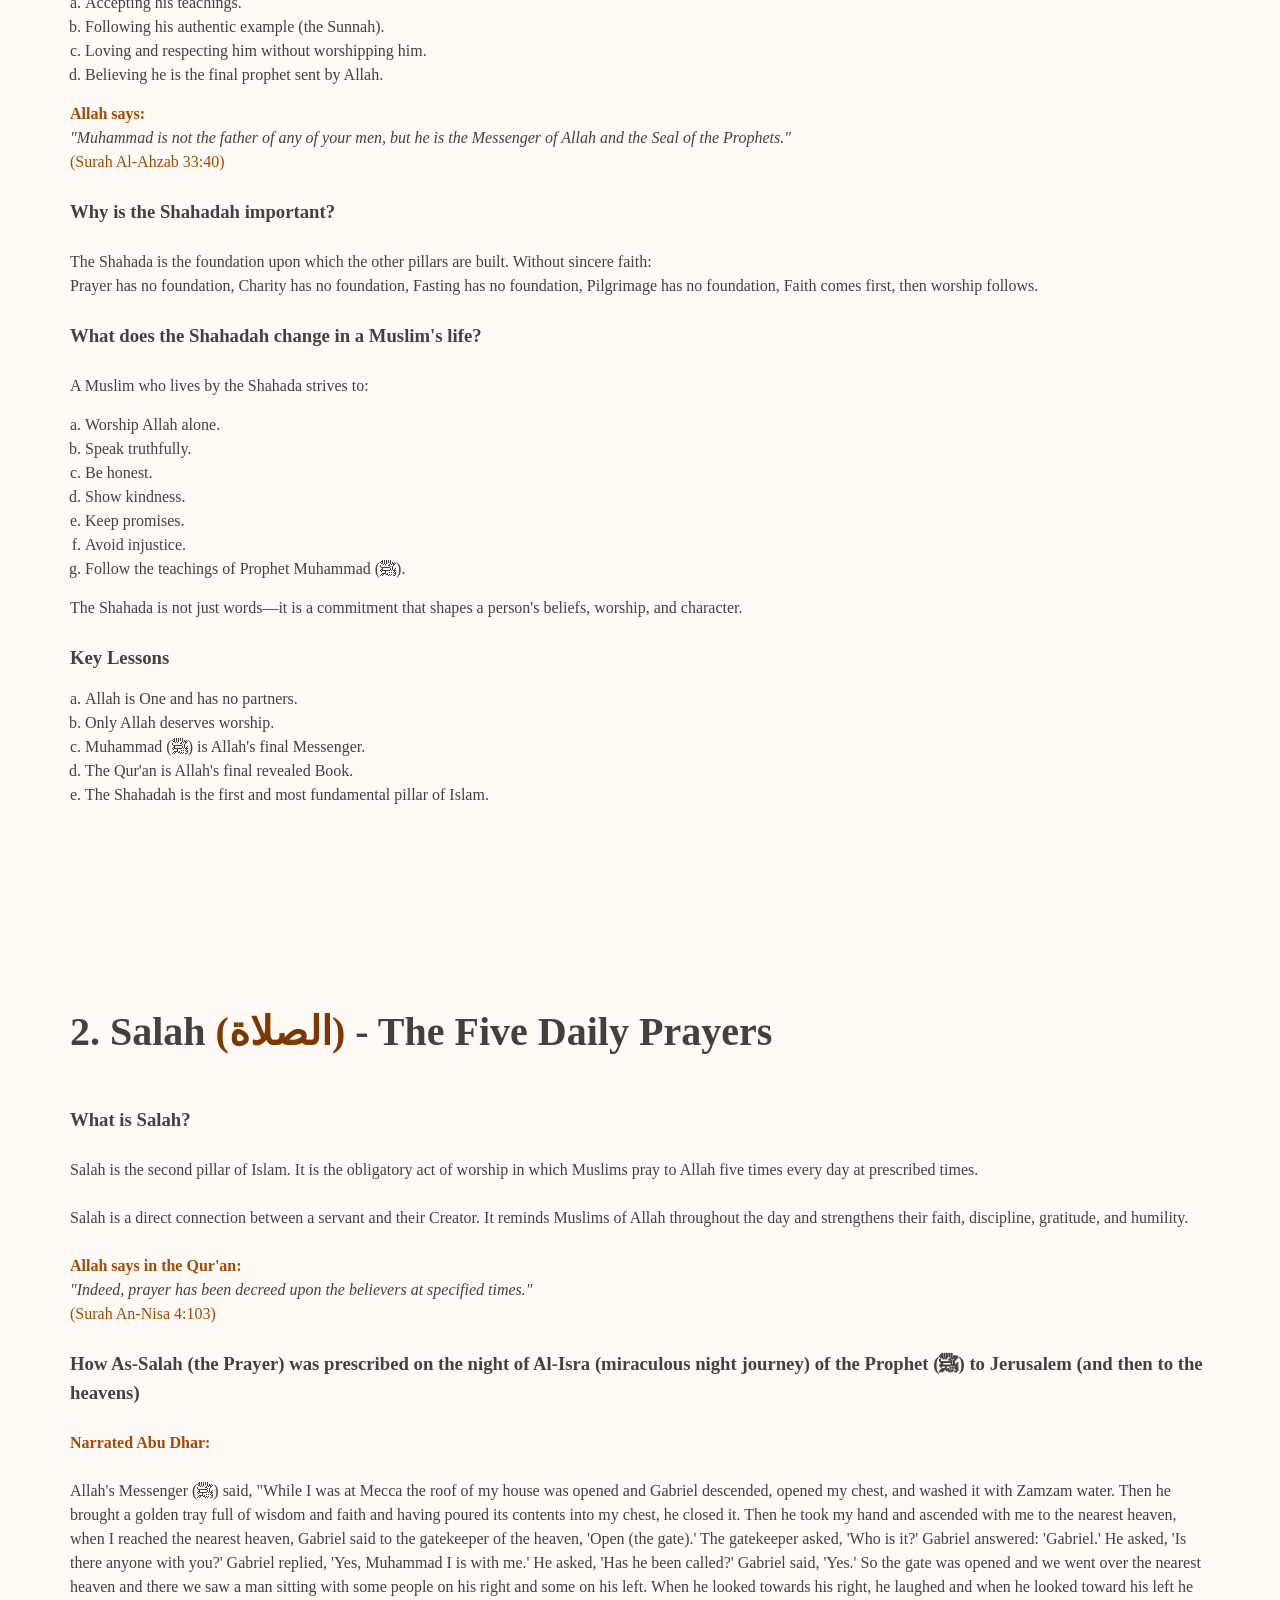
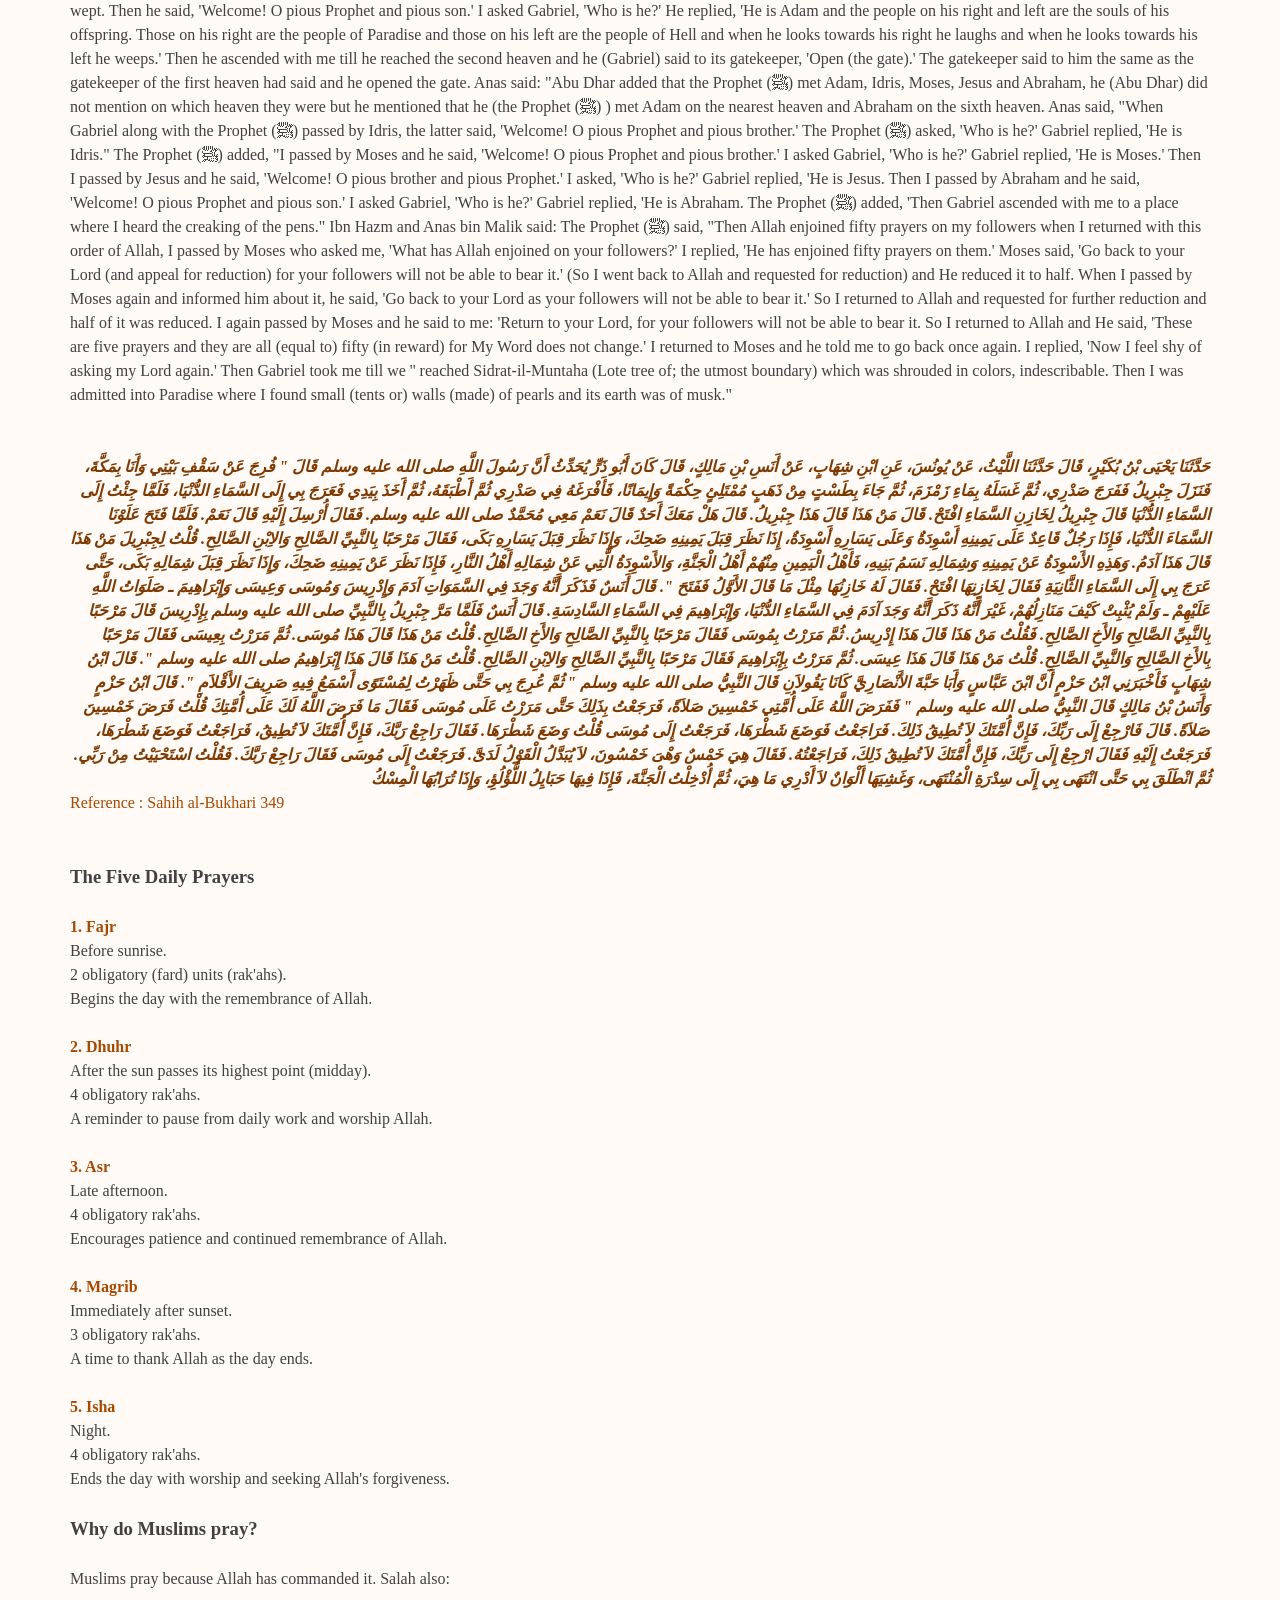
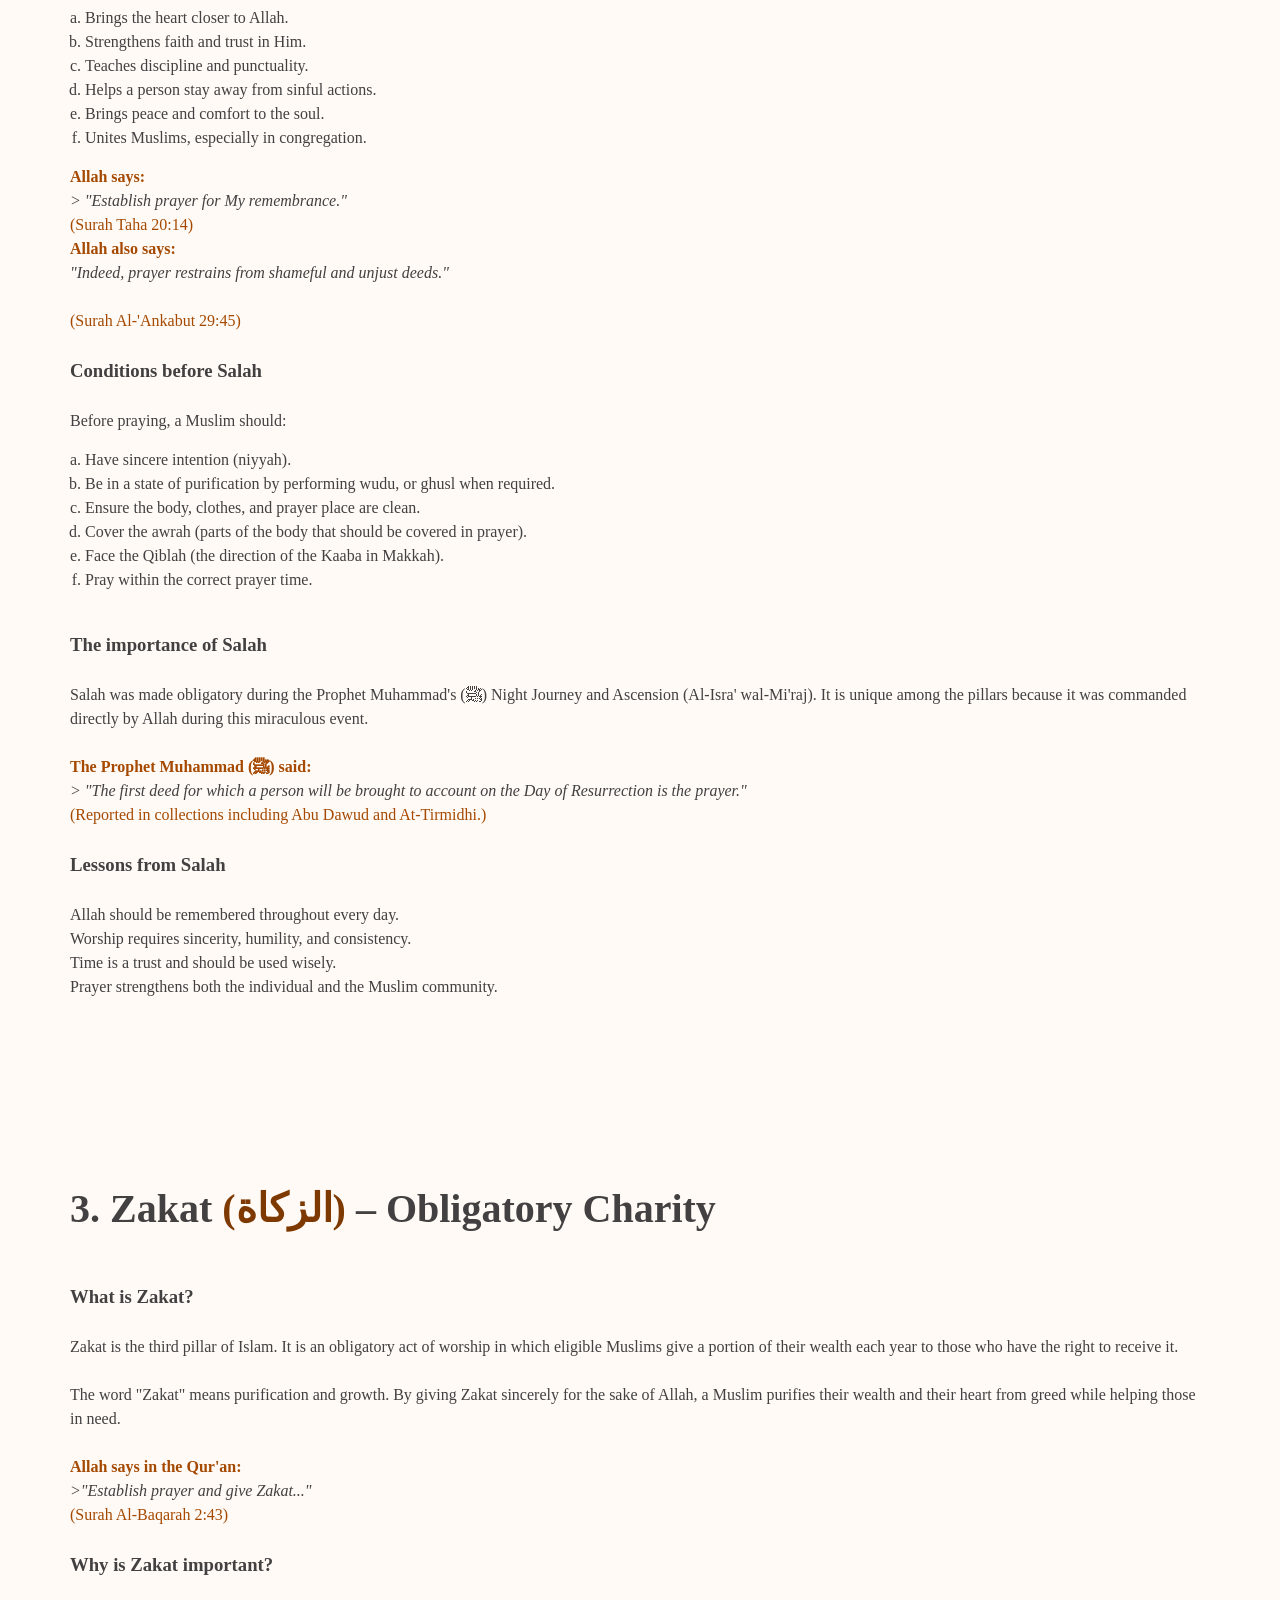
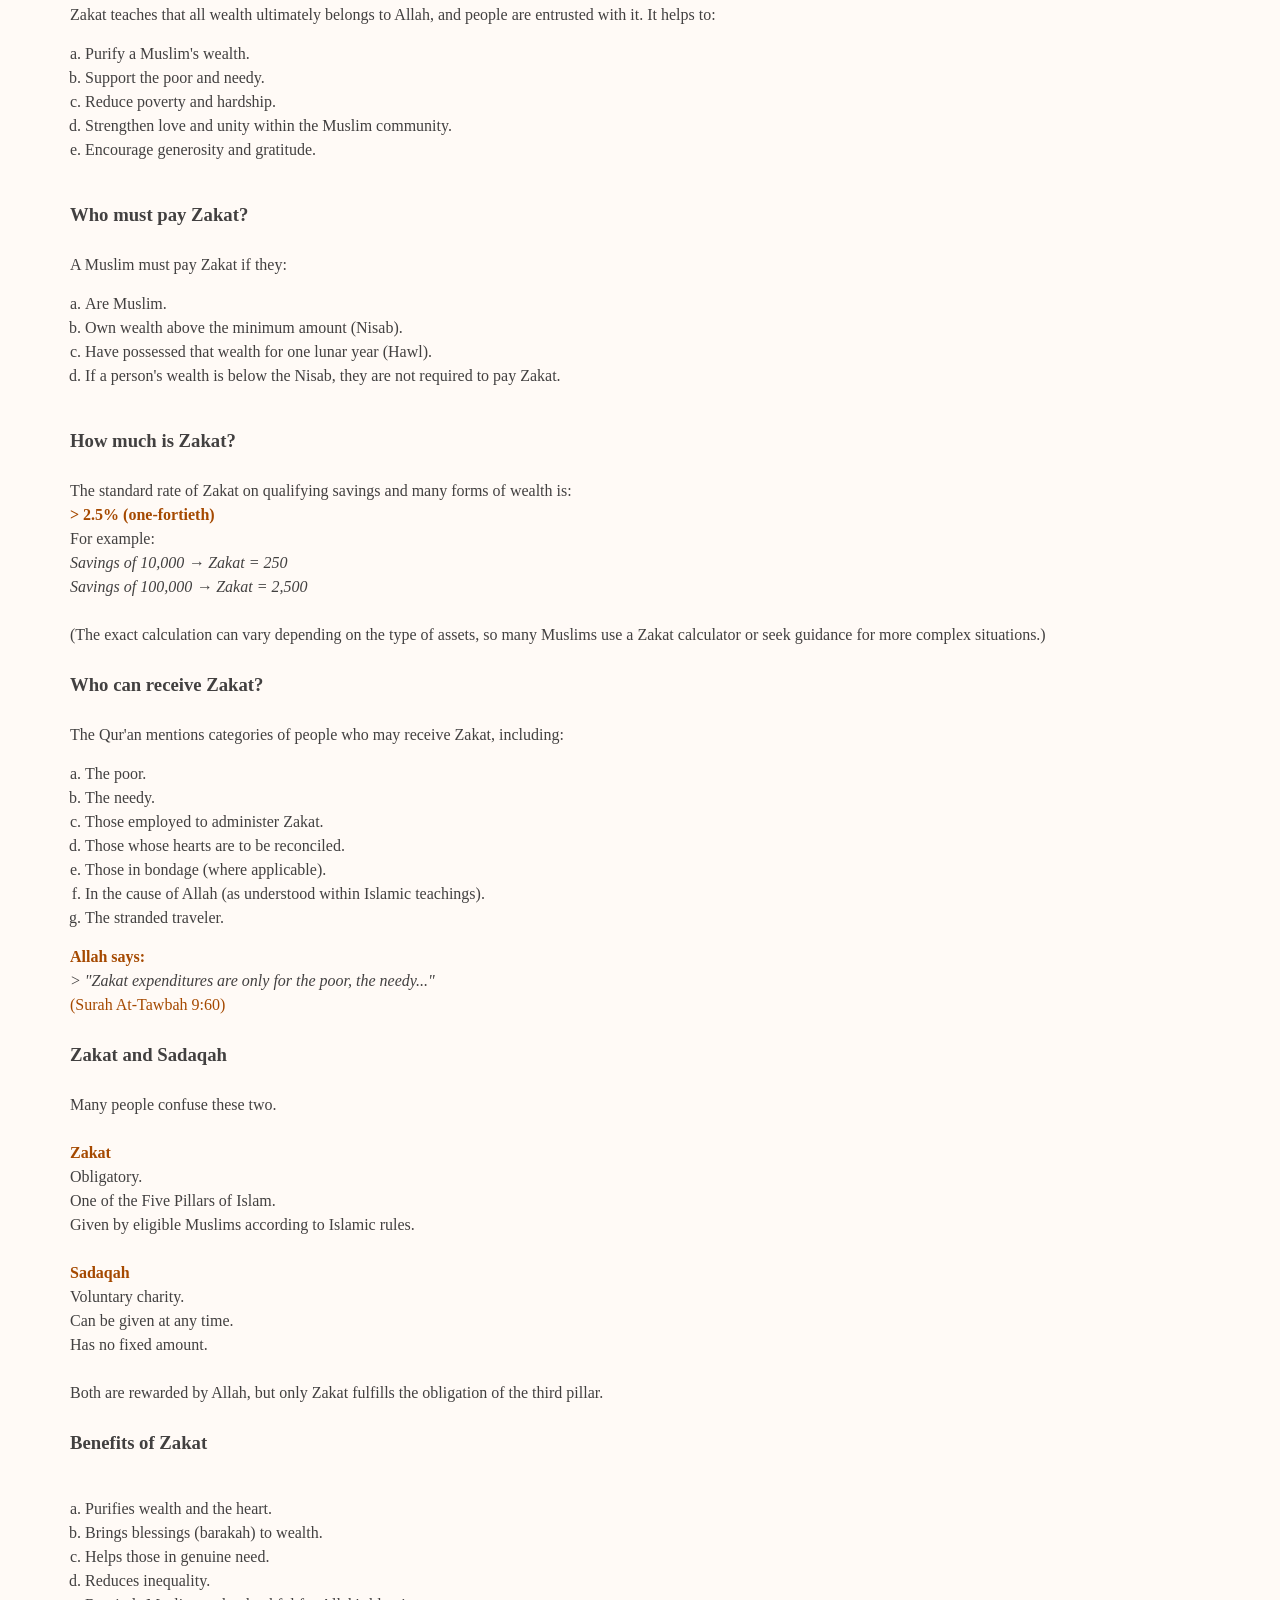
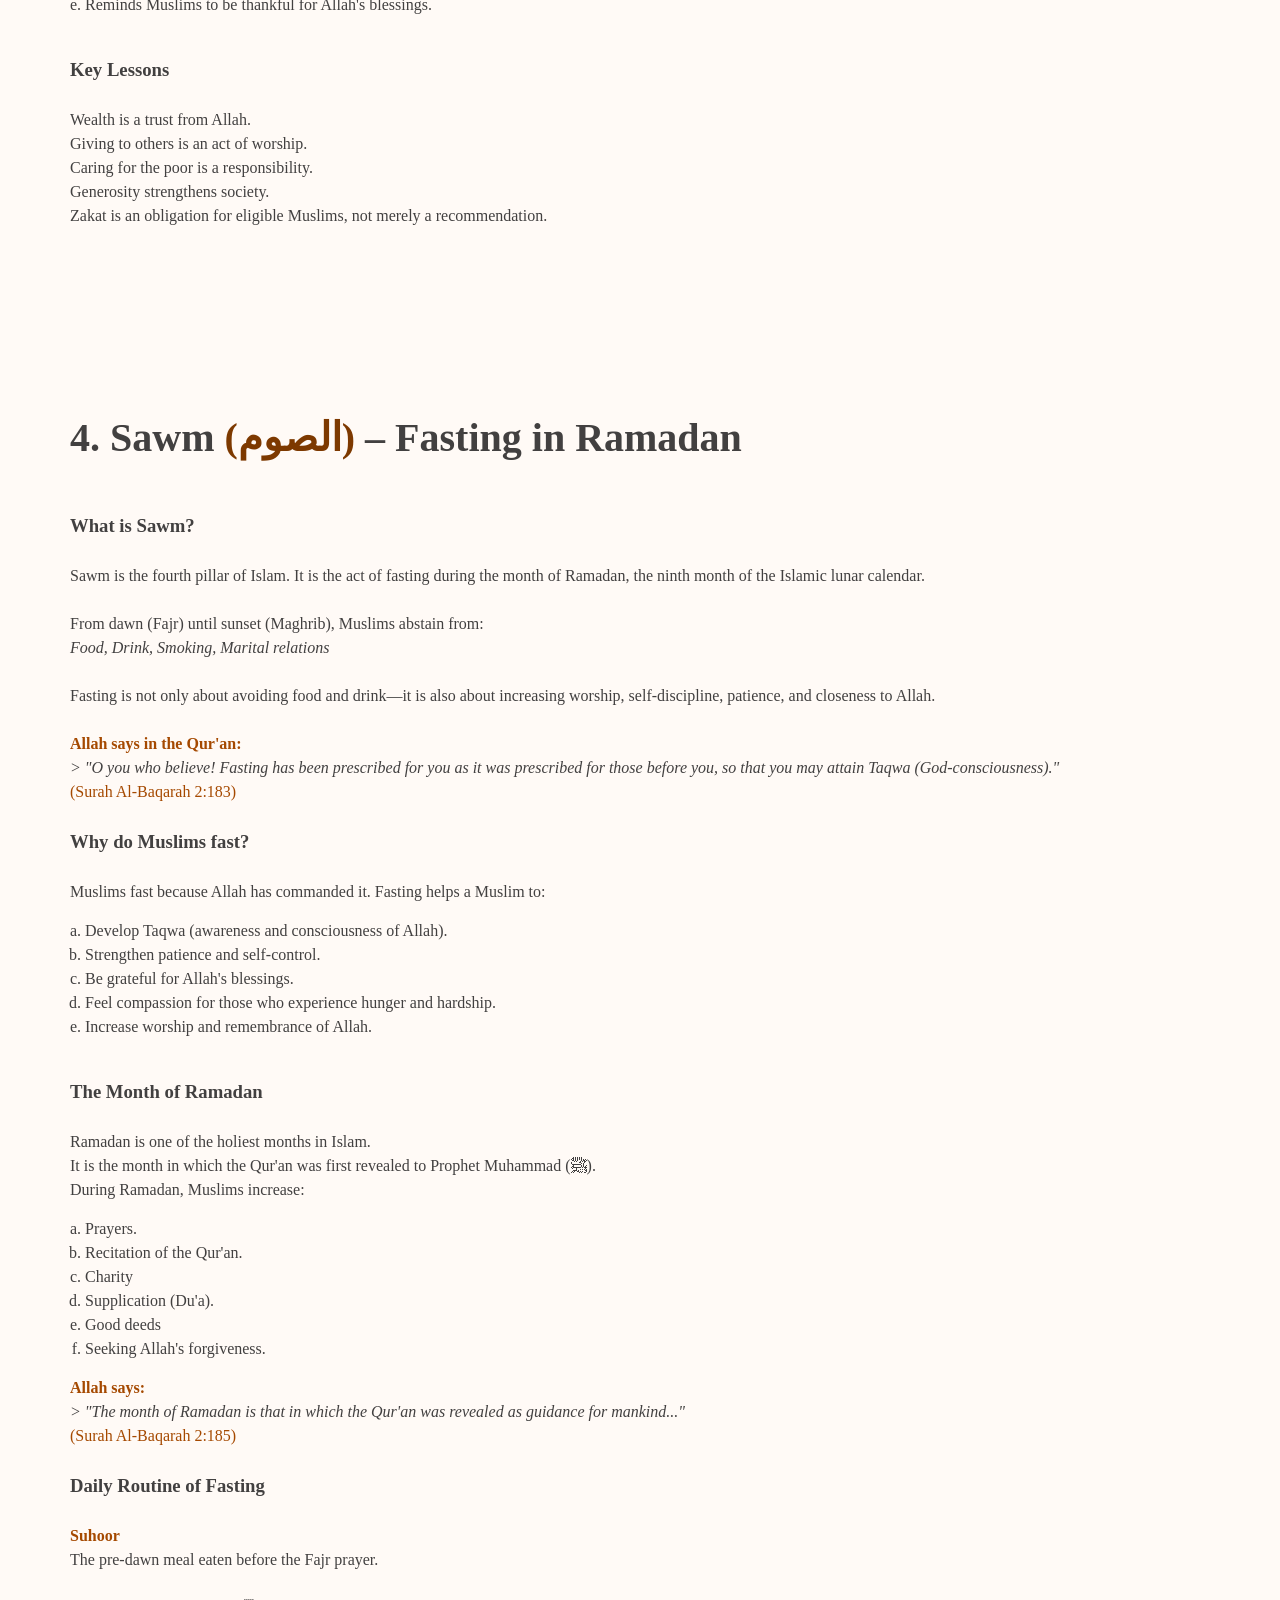
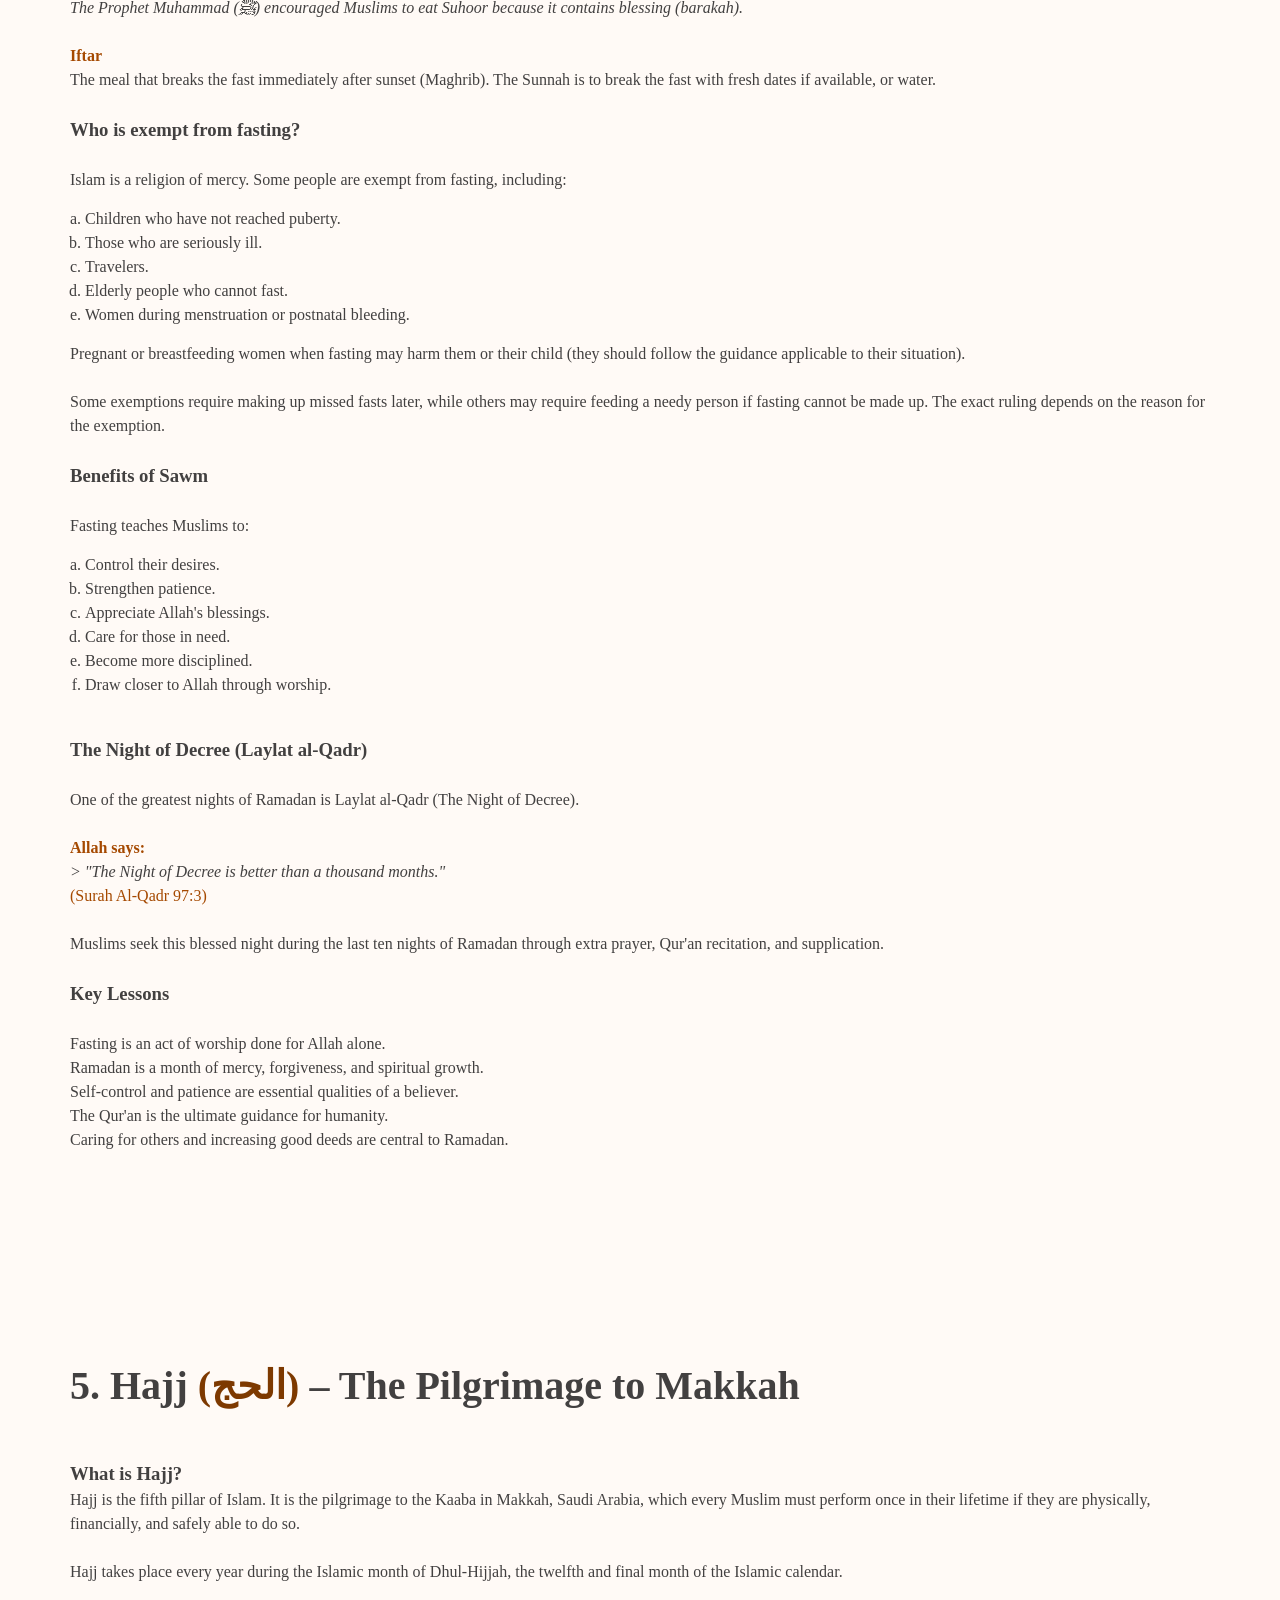
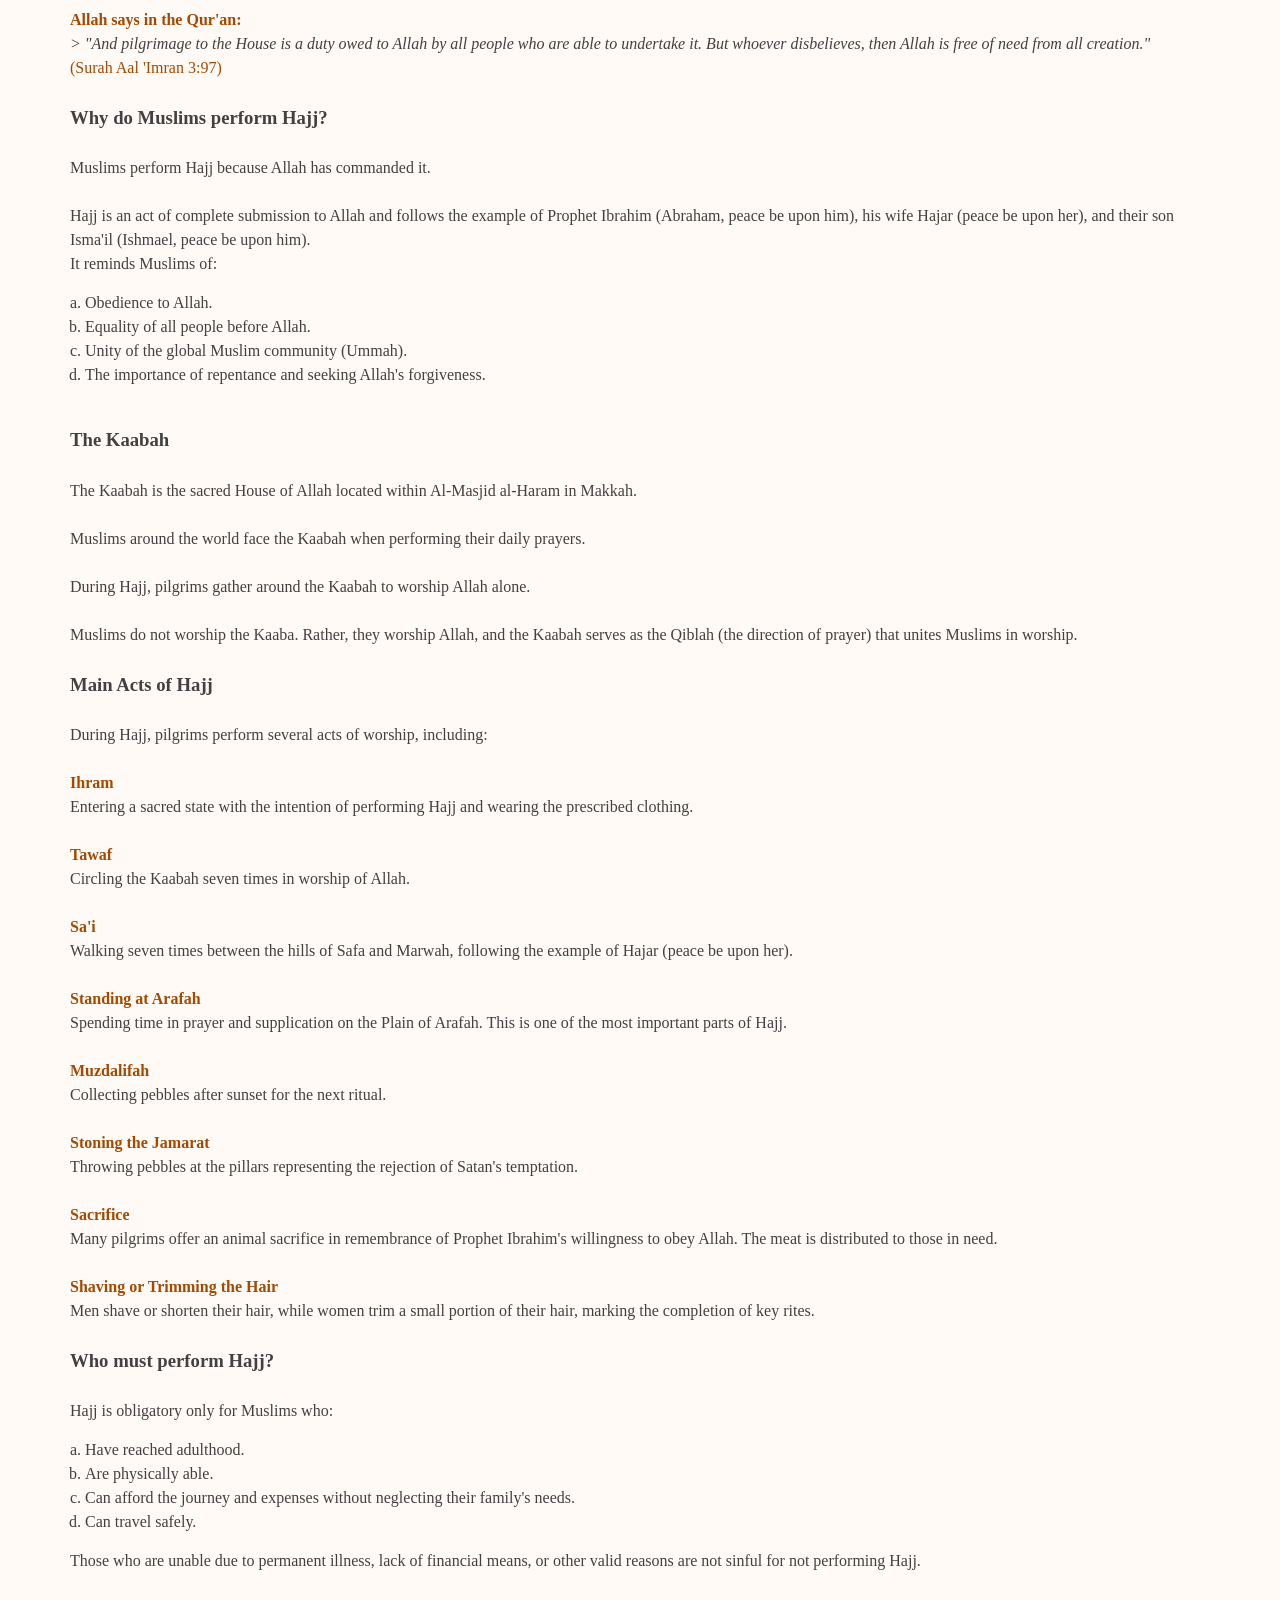
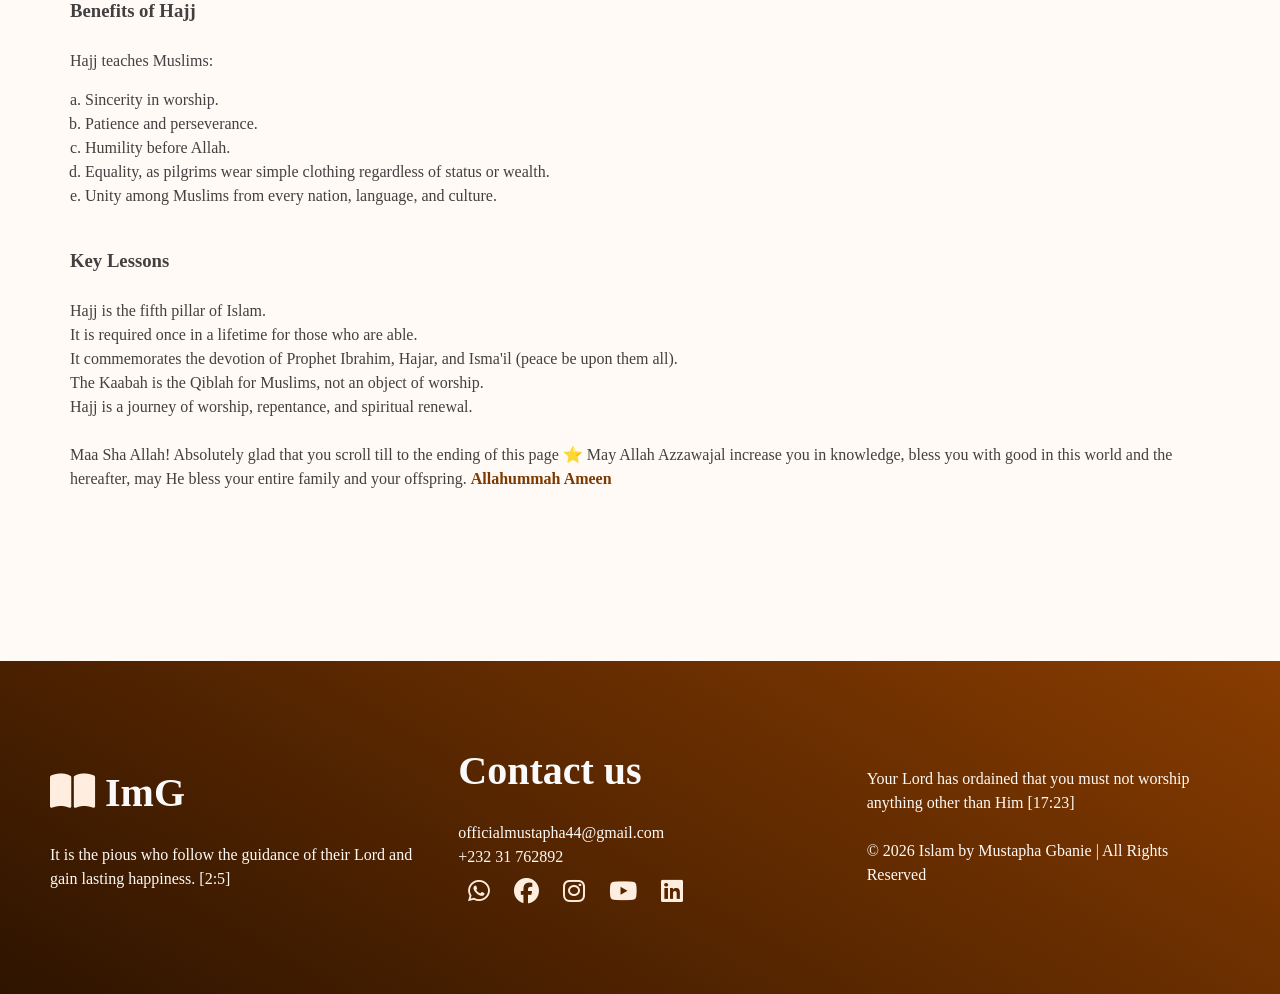
<file: pillars-of-islam.html>
<!DOCTYPE html>
<html lang="en">

<head>
  <meta name="google-site-verification" content="kUoNEZyaHHgk7iwT_O8pBj2s8zlIZLvoUZk-4N_OeV8" />
  <meta name="msvalidate.01" content="C5AD6FC75478C789AB853C7C9F8C9426" />
  <meta charset="UTF-8">
  <meta name="viewport"
    content="width=device-width, initial-scale=1">
  <title>The Five Pillars of Islam – Islam by Mustapha Gbanie</title>
  <meta name="description" content="The 5 Pillars of Islam explained simply: Shahadah, Salah, Zakat, Sawm, Hajj. Presented by Mustapha Gbanie.">
  <meta name="keywords" content="Mustapha Gbanie, Five Pillars of Islam, 5 pillars Islam, Shahadah, Salah, Zakat, Sawm, Hajj">
  <meta name="author" content="Mustapha Gbanie">
  <meta property="og:site_name" content="Islam by Mustapha Gbanie">
  <meta property="og:title" content="The Five Pillars of Islam – Islam by Mustapha Gbanie">
  <meta property="og:description" content="Clear explanation of the Five Pillars that form the foundation of Muslim life, by Mustapha Gbanie.">
  <meta property="og:url" content="https://mustapha-official.github.io/Islam/five-pillars-of-islam">
  
  <link rel="icon" href="bgg.webp" />
  <link rel="stylesheet" href="style.css" />
  <link rel="stylesheet" href="https://cdnjs.cloudflare.com/ajax/libs/font-awesome/6.7.2/css/all.min.css">
  <link rel="preconnect" href="https://fonts.googleapis.com">
  <link rel="preconnect" href="https://fonts.gstatic.com" crossorigin>
  <link href="https://fonts.googleapis.com/css2?family=Poppins:wght@300;400;500;600;700&display=swap" rel="stylesheet">
</head>

<body>
<header>
  <div class="wrapper">
    <div class="navigation">
      
      <div class="logo">
        <h2><i class="fa-solid fa-book-open"></i> ImG</h2>
      </div>
      
      <button onclick="navOpen()"><i class="fa-solid fa-bars"></i></button>
      
      <div class="nav-links">
        <ul>
          <li><a href="index.html">Home</a></li>
          <li><a href="#shahadah">Shahadah</a></li>  
          <li><a href="#salah">Salah</a></li>
          <li><a href="#zakat">Zakat</a></li>
          <li><a href="#sawm">Sawm</a></li>
          <li><a href="#hajj">Hajj</a></li>
          <li><a href="index.html#contact">Contact</a></li>
        </ul>
      </div>
      
      
    </div>
  </div>
</header>

<!-- MAIN SECTION STRUCTURING -->
<main>
  <section class="hero">
    <div class="wrapper">
      <b><strong>Pillars of Islam</strong></b>
      <h2><strong><span>The Principles of </span>Islam</strong></h2>
      <p>Here we'll learn about<br />the Five Pillars of Islam step by step in a way that would make you understand <br />every details about them, grounded in mainstream Islamic teachings.</p>
      <br />
    </div>
  </section>
  
  <!-- PILLARS AND CLEAR EXPLANATIONS-->
  <section class="five-pillars">
    <div class="wrapper">
      <h2>The Five Pillars Of Islam <b>With Deep Explanations</b></h2>
      <p style="text-align: left;">Narrated Ibn 'Umar: Allah's Messenger (ﷺ) said: Islam is based on (the following) five (principles): 1. To testify that none has the right to be worshipped but Allah and Muhammad is Allah's Messenger (ﷺ). 2. To offer the (compulsory congregational) prayers dutifully and perfectly. 3. To pay Zakat (i.e. obligatory charity) . 4. To perform Hajj. (i.e. Pilgrimage to Mecca) 5. To observe fast during the month of Ramadan.</p><br />
      
        <code>Reference	 : Sahih al-Bukhari 8</code>
      
      <br /><br />
      
      <div id="shahadah" class="shahadah">
        <h2>1. Shahadah <strong dir="ltr">(الشهادة)</strong> – The Declaration of Faith</h2><br />
        <h3>What is the shahadah?</h3><br />
        <p>The Shahada is the first pillar of Islam. It is the declaration that a person believes in the oneness of Allah and accepts Muhammad (ﷺ) as Allah's final Messenger.  The Shahada in Arabic: <br /> 
        </p><br />
        
        <p class="arabic" dir="rtl"><b> لَا إِلَٰهَ إِلَّا ٱللَّٰهُ، مُحَمَّدٌ رَسُولُ ٱللَّٰهِ </b></p><br />
        <p><strong>Transliteration></strong> Lā ilāha illā Allāh, Muḥammadur Rasūlullāh. <br />
        <strong>English Meaning></strong> "There is no deity worthy of worship except Allah, and Muhammad is the Messenger of Allah." <br /><br />
        This statement is the foundation of Islam. A person enters Islam by sincerely believing it in their heart and declaring it with understanding.</p><br />
        
        <h3>Breaking the Shahadah into Two Parts</h3><br />
        <strong>Part 1: "There is no deity worthy of worship except Allah."</strong>
        <p>This teaches Tawhid—the absolute oneness of Allah. It means:
        
        <ul>
          <li>Allah alone created everything.</li>
          <li>Allah alone deserves worship.</li>
          <li>No person, idol, saint, angel, prophet, or object should be worshipped alongside Allah.</li>
          <li>Muslims direct acts of worship such as prayer, supplication, hope, trust, and sacrifice to Allah alone.</li>
        </ul>
        
        
        <b>Allah says in the Qur'an:></b><br />
        <i>"And your God is One God. There is no deity except Him, the Most Merciful, the Especially Merciful."</i> <br />
        <code>(Surah Al-Baqarah 2:163)</code>
        </p>
        
        <strong>Part 2: "Muhammad is the Messenger of Allah."</strong>
        <p>This means Muslims believe that Muhammad (ﷺ) was chosen by Allah to deliver His final revelation, the Qur'an. Believing this means:
        
        <ul>
          <li>Accepting his teachings.</li>
          <li>Following his authentic example (the Sunnah).</li>
          <li>Loving and respecting him without worshipping him.</li>
          <li>Believing he is the final prophet sent by Allah.</li>
        </ul>
        
        <b>Allah says:</b><br />
        <i>"Muhammad is not the father of any of your men, but he is the Messenger of Allah and the Seal of the Prophets."</i><br />
        <code>(Surah Al-Ahzab 33:40)</code>
        </p><br />
        
        <h3>Why is the Shahadah important?</h3><br />
        <p>The Shahada is the foundation upon which the other pillars are built. Without sincere faith: <br />
        Prayer has no foundation, Charity has no foundation, Fasting has no foundation, Pilgrimage has no foundation, Faith comes first, then worship follows.</p><br />
        
        <h3>What does the Shahadah change in a Muslim's life?</h3><br />
        <p>
          A Muslim who lives by the Shahada strives to:
          
          <ul>
            <li>Worship Allah alone.</li>
            <li>Speak truthfully.</li>
            <li>Be honest.</li>
            <li>Show kindness.</li>
            <li>Keep promises.</li>
            <li>Avoid injustice.</li>
            <li>Follow the teachings of Prophet Muhammad (ﷺ).</li>
          </ul>
          
          The Shahada is not just words—it is a commitment that shapes a person's beliefs, worship, and character.<br /><br />
          
          <h3>Key Lessons</h3>
          <ul>
            <li>Allah is One and has no partners.</li>
            <li>Only Allah deserves worship.</li>
            <li>Muhammad (ﷺ) is Allah's final Messenger.</li>
            <li>The Qur'an is Allah's final revealed Book.</li>
            <li>The Shahadah is the first and most fundamental pillar of Islam.</li>
          </ul>
        </p>
        
      </div>
      
      <div id="salah" class="salah">
        <h2>2. Salah <strong dir="ltr">(الصلاة) </strong>- The Five Daily Prayers</h2>
        <br />
        <h3>What is Salah?</h3><br />
        <p>
          Salah is the second pillar of Islam. It is the obligatory act of worship in which Muslims pray to Allah five times every day at prescribed times.
          <br /><br />
          Salah is a direct connection between a servant and their Creator. It reminds Muslims of Allah throughout the day and strengthens their faith, discipline, gratitude, and humility.<br /><br />
          <b>Allah says in the Qur'an:</b><br />
          <i>"Indeed, prayer has been decreed upon the believers at specified times."</i><br />
          <code>(Surah An-Nisa 4:103)</code>
        </p><br />
        
        <h3>How As-Salah (the Prayer) was prescribed on the night of Al-Isra (miraculous night journey) of the Prophet (ﷺ) to Jerusalem (and then to the heavens)</h3><br />
        
        <p>
          <b>Narrated Abu Dhar:</b><br /><br />
          Allah's Messenger (ﷺ) said, "While I was at Mecca the roof of my house was opened and Gabriel descended, opened my chest, and washed it with Zamzam water. Then he brought a golden tray full of wisdom and faith and having poured its contents into my chest, he closed it. Then he took my hand and ascended with me to the nearest heaven, when I reached the nearest heaven, Gabriel said to the gatekeeper of the heaven, 'Open (the gate).' The gatekeeper asked, 'Who is it?' Gabriel answered: 'Gabriel.' He asked, 'Is there anyone with you?' Gabriel replied, 'Yes, Muhammad I is with me.' He asked, 'Has he been called?' Gabriel said, 'Yes.' So the gate was opened and we went over the nearest heaven and there we saw a man sitting with some people on his right and some on his left. When he looked towards his right, he laughed and when he looked toward his left he wept. Then he said, 'Welcome! O pious Prophet and pious son.' I asked Gabriel, 'Who is he?' He replied, 'He is Adam and the people on his right and left are the souls of his offspring. Those on his right are the people of Paradise and those on his left are the people of Hell and when he looks towards his right he laughs and when he looks towards his left he weeps.' Then he ascended with me till he reached the second heaven and he (Gabriel) said to its gatekeeper, 'Open (the gate).' The gatekeeper said to him the same as the gatekeeper of the first heaven had said and he opened the gate. Anas said: "Abu Dhar added that the Prophet (ﷺ) met Adam, Idris, Moses, Jesus and Abraham, he (Abu Dhar) did not mention on which heaven they were but he mentioned that he (the Prophet (ﷺ) ) met Adam on the nearest heaven and Abraham on the sixth heaven. Anas said, "When Gabriel along with the Prophet (ﷺ) passed by Idris, the latter said, 'Welcome! O pious Prophet and pious brother.' The Prophet (ﷺ) asked, 'Who is he?' Gabriel replied, 'He is Idris." The Prophet (ﷺ) added, "I passed by Moses and he said, 'Welcome! O pious Prophet and pious brother.' I asked Gabriel, 'Who is he?' Gabriel replied, 'He is Moses.' Then I passed by Jesus and he said, 'Welcome! O pious brother and pious Prophet.' I asked, 'Who is he?' Gabriel replied, 'He is Jesus. Then I passed by Abraham and he said, 'Welcome! O pious Prophet and pious son.' I asked Gabriel, 'Who is he?' Gabriel replied, 'He is Abraham. The Prophet (ﷺ) added, 'Then Gabriel ascended with me to a place where I heard the creaking of the pens." Ibn Hazm and Anas bin Malik said: The Prophet (ﷺ) said, "Then Allah enjoined fifty prayers on my followers when I returned with this order of Allah, I passed by Moses who asked me, 'What has Allah enjoined on your followers?' I replied, 'He has enjoined fifty prayers on them.' Moses said, 'Go back to your Lord (and appeal for reduction) for your followers will not be able to bear it.' (So I went back to Allah and requested for reduction) and He reduced it to half. When I passed by Moses again and informed him about it, he said, 'Go back to your Lord as your followers will not be able to bear it.' So I returned to Allah and requested for further reduction and half of it was reduced. I again passed by Moses and he said to me: 'Return to your Lord, for your followers will not be able to bear it. So I returned to Allah and He said, 'These are five prayers and they are all (equal to) fifty (in reward) for My Word does not change.' I returned to Moses and he told me to go back once again. I replied, 'Now I feel shy of asking my Lord again.' Then Gabriel took me till we '' reached Sidrat-il-Muntaha (Lote tree of; the utmost boundary) which was shrouded in colors, indescribable. Then I was admitted into Paradise where I found small (tents or) walls (made) of pearls and its earth was of musk."</p><br /><br />
        <p class="arabic" dir="ltr">حَدَّثَنَا يَحْيَى بْنُ بُكَيْرٍ، قَالَ حَدَّثَنَا اللَّيْثُ، عَنْ يُونُسَ، عَنِ ابْنِ شِهَابٍ، عَنْ أَنَسِ بْنِ مَالِكٍ، قَالَ كَانَ أَبُو ذَرٍّ يُحَدِّثُ أَنَّ رَسُولَ اللَّهِ صلى الله عليه وسلم قَالَ ‏"‏ فُرِجَ عَنْ سَقْفِ بَيْتِي وَأَنَا بِمَكَّةَ، فَنَزَلَ جِبْرِيلُ فَفَرَجَ صَدْرِي، ثُمَّ غَسَلَهُ بِمَاءِ زَمْزَمَ، ثُمَّ جَاءَ بِطَسْتٍ مِنْ ذَهَبٍ مُمْتَلِئٍ حِكْمَةً وَإِيمَانًا، فَأَفْرَغَهُ فِي صَدْرِي ثُمَّ أَطْبَقَهُ، ثُمَّ أَخَذَ بِيَدِي فَعَرَجَ بِي إِلَى السَّمَاءِ الدُّنْيَا، فَلَمَّا جِئْتُ إِلَى السَّمَاءِ الدُّنْيَا قَالَ جِبْرِيلُ لِخَازِنِ السَّمَاءِ افْتَحْ‏.‏ قَالَ مَنْ هَذَا قَالَ هَذَا جِبْرِيلُ‏.‏ قَالَ هَلْ مَعَكَ أَحَدٌ قَالَ نَعَمْ مَعِي مُحَمَّدٌ صلى الله عليه وسلم‏.‏ فَقَالَ أُرْسِلَ إِلَيْهِ قَالَ نَعَمْ‏.‏ فَلَمَّا فَتَحَ عَلَوْنَا السَّمَاءَ الدُّنْيَا، فَإِذَا رَجُلٌ قَاعِدٌ عَلَى يَمِينِهِ أَسْوِدَةٌ وَعَلَى يَسَارِهِ أَسْوِدَةٌ، إِذَا نَظَرَ قِبَلَ يَمِينِهِ ضَحِكَ، وَإِذَا نَظَرَ قِبَلَ يَسَارِهِ بَكَى، فَقَالَ مَرْحَبًا بِالنَّبِيِّ الصَّالِحِ وَالاِبْنِ الصَّالِحِ‏.‏ قُلْتُ لِجِبْرِيلَ مَنْ هَذَا قَالَ هَذَا آدَمُ‏.‏ وَهَذِهِ الأَسْوِدَةُ عَنْ يَمِينِهِ وَشِمَالِهِ نَسَمُ بَنِيهِ، فَأَهْلُ الْيَمِينِ مِنْهُمْ أَهْلُ الْجَنَّةِ، وَالأَسْوِدَةُ الَّتِي عَنْ شِمَالِهِ أَهْلُ النَّارِ، فَإِذَا نَظَرَ عَنْ يَمِينِهِ ضَحِكَ، وَإِذَا نَظَرَ قِبَلَ شِمَالِهِ بَكَى، حَتَّى عَرَجَ بِي إِلَى السَّمَاءِ الثَّانِيَةِ فَقَالَ لِخَازِنِهَا افْتَحْ‏.‏ فَقَالَ لَهُ خَازِنُهَا مِثْلَ مَا قَالَ الأَوَّلُ فَفَتَحَ ‏"‏‏.‏ قَالَ أَنَسٌ فَذَكَرَ أَنَّهُ وَجَدَ فِي السَّمَوَاتِ آدَمَ وَإِدْرِيسَ وَمُوسَى وَعِيسَى وَإِبْرَاهِيمَ ـ صَلَوَاتُ اللَّهِ عَلَيْهِمْ ـ وَلَمْ يُثْبِتْ كَيْفَ مَنَازِلُهُمْ، غَيْرَ أَنَّهُ ذَكَرَ أَنَّهُ وَجَدَ آدَمَ فِي السَّمَاءِ الدُّنْيَا، وَإِبْرَاهِيمَ فِي السَّمَاءِ السَّادِسَةِ‏.‏ قَالَ أَنَسٌ فَلَمَّا مَرَّ جِبْرِيلُ بِالنَّبِيِّ صلى الله عليه وسلم بِإِدْرِيسَ قَالَ مَرْحَبًا بِالنَّبِيِّ الصَّالِحِ وَالأَخِ الصَّالِحِ‏.‏ فَقُلْتُ مَنْ هَذَا قَالَ هَذَا إِدْرِيسُ‏.‏ ثُمَّ مَرَرْتُ بِمُوسَى فَقَالَ مَرْحَبًا بِالنَّبِيِّ الصَّالِحِ وَالأَخِ الصَّالِحِ‏.‏ قُلْتُ مَنْ هَذَا قَالَ هَذَا مُوسَى‏.‏ ثُمَّ مَرَرْتُ بِعِيسَى فَقَالَ مَرْحَبًا بِالأَخِ الصَّالِحِ وَالنَّبِيِّ الصَّالِحِ‏.‏ قُلْتُ مَنْ هَذَا قَالَ هَذَا عِيسَى‏.‏ ثُمَّ مَرَرْتُ بِإِبْرَاهِيمَ فَقَالَ مَرْحَبًا بِالنَّبِيِّ الصَّالِحِ وَالاِبْنِ الصَّالِحِ‏.‏ قُلْتُ مَنْ هَذَا قَالَ هَذَا إِبْرَاهِيمُ صلى الله عليه وسلم ‏"‏‏.‏ قَالَ ابْنُ شِهَابٍ فَأَخْبَرَنِي ابْنُ حَزْمٍ أَنَّ ابْنَ عَبَّاسٍ وَأَبَا حَبَّةَ الأَنْصَارِيَّ كَانَا يَقُولاَنِ قَالَ النَّبِيُّ صلى الله عليه وسلم ‏"‏ ثُمَّ عُرِجَ بِي حَتَّى ظَهَرْتُ لِمُسْتَوًى أَسْمَعُ فِيهِ صَرِيفَ الأَقْلاَمِ ‏"‏‏.‏ قَالَ ابْنُ حَزْمٍ وَأَنَسُ بْنُ مَالِكٍ قَالَ النَّبِيُّ صلى الله عليه وسلم ‏"‏ فَفَرَضَ اللَّهُ عَلَى أُمَّتِي خَمْسِينَ صَلاَةً، فَرَجَعْتُ بِذَلِكَ حَتَّى مَرَرْتُ عَلَى مُوسَى فَقَالَ مَا فَرَضَ اللَّهُ لَكَ عَلَى أُمَّتِكَ قُلْتُ فَرَضَ خَمْسِينَ صَلاَةً‏.‏ قَالَ فَارْجِعْ إِلَى رَبِّكَ، فَإِنَّ أُمَّتَكَ لاَ تُطِيقُ ذَلِكَ‏.‏ فَرَاجَعْتُ فَوَضَعَ شَطْرَهَا، فَرَجَعْتُ إِلَى مُوسَى قُلْتُ وَضَعَ شَطْرَهَا‏.‏ فَقَالَ رَاجِعْ رَبَّكَ، فَإِنَّ أُمَّتَكَ لاَ تُطِيقُ، فَرَاجَعْتُ فَوَضَعَ شَطْرَهَا، فَرَجَعْتُ إِلَيْهِ فَقَالَ ارْجِعْ إِلَى رَبِّكَ، فَإِنَّ أُمَّتَكَ لاَ تُطِيقُ ذَلِكَ، فَرَاجَعْتُهُ‏.‏ فَقَالَ هِيَ خَمْسٌ وَهْىَ خَمْسُونَ، لاَ يُبَدَّلُ الْقَوْلُ لَدَىَّ‏.‏ فَرَجَعْتُ إِلَى مُوسَى فَقَالَ رَاجِعْ رَبَّكَ‏.‏ فَقُلْتُ اسْتَحْيَيْتُ مِنْ رَبِّي‏.‏ ثُمَّ انْطَلَقَ بِي حَتَّى انْتَهَى بِي إِلَى سِدْرَةِ الْمُنْتَهَى، وَغَشِيَهَا أَلْوَانٌ لاَ أَدْرِي مَا هِيَ، ثُمَّ أُدْخِلْتُ الْجَنَّةَ، فَإِذَا فِيهَا حَبَايِلُ اللُّؤْلُؤِ، وَإِذَا تُرَابُهَا الْمِسْكُ 
</p>
        <code>Reference	 : Sahih al-Bukhari 349</code><br /><br /><br />
        
        <h3>The Five Daily Prayers</h3><br />
        <p>
           <b>1. Fajr</b><br />
           Before sunrise.<br />
           2 obligatory (fard) units (rak'ahs).<br />
           Begins the day with the remembrance of Allah.<br /><br />
           
           <b>2. Dhuhr</b><br />
           After the sun passes its highest point (midday).<br />
           4 obligatory rak'ahs.<br />
           A reminder to pause from daily work and worship Allah.<br /><br />
           
           <b>3. Asr</b><br />
           Late afternoon.<br />
           4 obligatory rak'ahs.<br />
           Encourages patience and continued remembrance of Allah.<br /><br />
           
           <b>4. Magrib</b><br />
           Immediately after sunset.<br />
           3 obligatory rak'ahs.<br />
           A time to thank Allah as the day ends.<br /><br />
           
           <b>5. Isha</b><br />
           Night.<br />
           4 obligatory rak'ahs.<br />
           Ends the day with worship and seeking Allah's forgiveness.<br />
        </p><br />
        
        <h3>Why do Muslims pray?</h3><br />
        <p>
          Muslims pray because Allah has commanded it. Salah also:
          
          <ul>
            <li>Brings the heart closer to Allah.</li>
            <li>Strengthens faith and trust in Him.</li>
            <li>Teaches discipline and punctuality.</li>
            <li>Helps a person stay away from sinful actions.</li>
            <li>Brings peace and comfort to the soul.</li>
            <li>Unites Muslims, especially in congregation.</li>
          </ul>
          
          <b>Allah says:</b><br />
          <i>> "Establish prayer for My remembrance."</i><br />
          <code>(Surah Taha 20:14)</code><br />
          
          <b>Allah also says:</b><br />
          <i>"Indeed, prayer restrains from shameful and unjust deeds."</i><br /><br />
          <code>(Surah Al-'Ankabut 29:45)</code>
        </p><br />
        
        <h3>Conditions before Salah</h3><br />
        <p>
          Before praying, a Muslim should:
          
          <ul>
            <li>Have sincere intention (niyyah).</li>
            <li>Be in a state of purification by performing wudu, or ghusl when required.</li>
            <li>Ensure the body, clothes, and prayer place are clean.</li>
            <li>Cover the awrah (parts of the body that should be covered in prayer).</li>
            <li>Face the Qiblah (the direction of the Kaaba in Makkah).</li>
            <li>Pray within the correct prayer time.</li>
          </ul>
        </p><br />
        
        <h3>The importance of Salah</h3><br />
        <p>
          Salah was made obligatory during the Prophet Muhammad's (ﷺ) Night Journey and Ascension (Al-Isra' wal-Mi'raj). It is unique among the pillars because it was commanded directly by Allah during this miraculous event.<br /><br />
          
          <b>The Prophet Muhammad (ﷺ) said:</b><br />
          <i>> "The first deed for which a person will be brought to account on the Day of Resurrection is the prayer."</i><br />
          <code>(Reported in collections including Abu Dawud and At-Tirmidhi.)</code><br /><br />
          
          <h3>Lessons from Salah</h3><br />
          
          <p>
            Allah should be remembered throughout every day.<br />
            Worship requires sincerity, humility, and consistency.<br />
            Time is a trust and should be used wisely.<br />
            Prayer strengthens both the individual and the Muslim community.
          </p>
          
        </p>
      </div>
      
      <div id="zakat" class="zakat">
        <h2>3. Zakat <strong dir="rtl">(الزكاة)</strong> – Obligatory Charity</h2><br />
        
        <h3>What is Zakat?</h3><br />
        <p>
          Zakat is the third pillar of Islam. It is an obligatory act of worship in which eligible Muslims give a portion of their wealth each year to those who have the right to receive it.<br /><br />
          
          The word "Zakat" means purification and growth. By giving Zakat sincerely for the sake of Allah, a Muslim purifies their wealth and their heart from greed while helping those in need.<br /><br />
          
          <b>Allah says in the Qur'an:</b><br />
          <i>>"Establish prayer and give Zakat..."</i><br />
          <code>(Surah Al-Baqarah 2:43)</code>
        </p><br />
        
        <h3>Why is Zakat important?</h3><br />
        <p>
          Zakat teaches that all wealth ultimately belongs to Allah, and people are entrusted with it. It helps to:
          
          <ul>
            <li>Purify a Muslim's wealth.</li>
            <li>Support the poor and needy.</li>
            <li>Reduce poverty and hardship.</li>
            <li>Strengthen love and unity within the Muslim community.</li>
            <li>Encourage generosity and gratitude.</li>
          </ul>
        </p><br />
        
        <h3>Who must pay Zakat?</h3><br />
        <p>
          A Muslim must pay Zakat if they:
          
          <ul>
            <li>Are Muslim.</li>
            <li>Own wealth above the minimum amount (Nisab).</li>
            <li>Have possessed that wealth for one lunar year (Hawl).</li>
            <li>If a person's wealth is below the Nisab, they are not required to pay Zakat.</li>
          </ul>
        </p><br />
        
        <h3>How much is Zakat?</h3><br />
        <p>
          The standard rate of Zakat on qualifying savings and many forms of wealth is: <br />
          <b>> 2.5% (one-fortieth)</b><br />
          For example: <br />
          <i>Savings of 10,000 → Zakat = 250 <br />
          Savings of 100,000 → Zakat = 2,500</i><br /><br />
          (The exact calculation can vary depending on the type of assets, so many Muslims use a Zakat calculator or seek guidance for more complex situations.)
        </p><br />
        
        <h3>Who can receive Zakat?</h3><br />
        <p>
          The Qur'an mentions categories of people who may receive Zakat, including:
          
          <ul>
            <li>The poor.</li>
            <li>The needy.</li>
            <li>Those employed to administer Zakat.</li>
            <li>Those whose hearts are to be reconciled.</li>
            <li>Those in bondage (where applicable).</li>
            <li>In the cause of Allah (as understood within Islamic teachings).</li>
            <li>The stranded traveler.</li>
          </ul>
          
          <b>Allah says:</b><br />
          <i>> "Zakat expenditures are only for the poor, the needy..."</i><br />
          <code>(Surah At-Tawbah 9:60)</code>
        </p><br />
        
        <h3>Zakat and Sadaqah</h3><br />
        <p>
          Many people confuse these two.<br /><br />
          <b>Zakat</b><br />
          Obligatory.<br />
          One of the Five Pillars of Islam.<br />
          Given by eligible Muslims according to Islamic rules.<br /><br />
          
          <b>Sadaqah</b><br />
          Voluntary charity.<br />
          Can be given at any time.<br />
          Has no fixed amount.<br /><br />
          
          Both are rewarded by Allah, but only Zakat fulfills the obligation of the third pillar.
        </p><br />
        
        <h3>Benefits of Zakat</h3><br />
        <p>
          <ul>
            <li>Purifies wealth and the heart.</li>
            <li>Brings blessings (barakah) to wealth.</li>
            <li>Helps those in genuine need.</li>
            <li>Reduces inequality.</li>
            <li>Reminds Muslims to be thankful for Allah's blessings.</li>
          </ul>
        </p><br />
        
        <h3>Key Lessons</h3><br />
        <p>
          Wealth is a trust from Allah.<br />
          Giving to others is an act of worship.<br />
          Caring for the poor is a responsibility.<br />
          Generosity strengthens society.<br />
          Zakat is an obligation for eligible Muslims, not merely a recommendation.
        </p>
      </div>
      
      <div id="sawm" class="sawm">
        <h2>4. Sawm <strong>(الصوم)</strong> – Fasting in Ramadan</h2><br />
        <h3>What is Sawm?</h3><br />
        <p>
          Sawm is the fourth pillar of Islam. It is the act of fasting during the month of Ramadan, the ninth month of the Islamic lunar calendar.<br /><br />
          
          From dawn (Fajr) until sunset (Maghrib), Muslims abstain from: <br />
          <i>Food, Drink, Smoking, Marital relations</i><br /><br />
          
          Fasting is not only about avoiding food and drink—it is also about increasing worship, self-discipline, patience, and closeness to Allah.<br /><br />
          
        <b>Allah says in the Qur'an:</b><br />
        <i>> "O you who believe! Fasting has been prescribed for you as it was prescribed for those before you, so that you may attain Taqwa (God-consciousness)."</i><br />
        <code>(Surah Al-Baqarah 2:183)</code>
        </p><br />  
        
        <h3>Why do Muslims fast?</h3><br />
        <p>
          Muslims fast because Allah has commanded it. Fasting helps a Muslim to:
          
        <ul>
          <li>Develop Taqwa (awareness and consciousness of Allah).</li>
          <li>Strengthen patience and self-control.</li>
          <li>Be grateful for Allah's blessings.</li>
          <li>Feel compassion for those who experience hunger and hardship.</li>
          <li>Increase worship and remembrance of Allah.</li>
        </ul>
        </p><br />
        
        <h3>The Month of Ramadan</h3><br />
        <p>
          Ramadan is one of the holiest months in Islam.<br />
          It is the month in which the Qur'an was first revealed to Prophet Muhammad (ﷺ).<br />
          During Ramadan, Muslims increase: <br />
          
          <ul>
            <li>Prayers.</li>
            <li>Recitation of the Qur'an.</li>
            <li>Charity</li>
            <li>Supplication (Du'a).</li>
            <li>Good deeds</li>
            <li>Seeking Allah's forgiveness.</li>
          </ul>
          
          <b>Allah says:</b><br />
          <i>> "The month of Ramadan is that in which the Qur'an was revealed as guidance for mankind..."</i><br />
          <code>(Surah Al-Baqarah 2:185)</code>
        </p><br />
        
        <h3>Daily Routine of Fasting</h3><br />
        <p>
           <b>Suhoor</b><br />
           The pre-dawn meal eaten before the Fajr prayer.<br /><br />
           <i>The Prophet Muhammad (ﷺ) encouraged Muslims to eat Suhoor because it contains blessing (barakah).</i><br /><br />
           
            <b>Iftar</b><br />
            The meal that breaks the fast immediately after sunset (Maghrib). The Sunnah is to break the fast with fresh dates if available, or water.
        </p><br />
        
        <h3>Who is exempt from fasting?</h3><br />
        <p>
          Islam is a religion of mercy. Some people are exempt from fasting, including:
          
          <ul>
            <li>Children who have not reached puberty.</li>
            <li>Those who are seriously ill.</li>
            <li>Travelers.</li>
            <li>Elderly people who cannot fast.</li>
            <li>Women during menstruation or postnatal bleeding.</li>
          </ul>
          
          Pregnant or breastfeeding women when fasting may harm them or their child (they should follow the guidance applicable to their situation).<br /><br />
          
          Some exemptions require making up missed fasts later, while others may require feeding a needy person if fasting cannot be made up. The exact ruling depends on the reason for the exemption.
        </p><br />
        
        <h3>Benefits of Sawm</h3><br />
        <p>
          Fasting teaches Muslims to:
          
          <ul>
            <li>Control their desires.</li>
            <li>Strengthen patience.</li>
            <li>Appreciate Allah's blessings.</li>
            <li>Care for those in need.</li>
            <li>Become more disciplined.</li>
            <li>Draw closer to Allah through worship.</li>
          </ul>
        </p><br />
        
        <h3>The Night of Decree (Laylat al-Qadr)</h3><br />
        <p>
          One of the greatest nights of Ramadan is Laylat al-Qadr (The Night of Decree).<br /><br />
          
          <b>Allah says:</b><br />
          <i>> "The Night of Decree is better than a thousand months."</i><br />
          <code>(Surah Al-Qadr 97:3)</code><br /><br />
          
          Muslims seek this blessed night during the last ten nights of Ramadan through extra prayer, Qur'an recitation, and supplication.
        </p><br />
        
        <h3>Key Lessons</h3><br />
        <p>
          Fasting is an act of worship done for Allah alone.<br />
          Ramadan is a month of mercy, forgiveness, and spiritual growth.<br />
          Self-control and patience are essential qualities of a believer.<br />
          The Qur'an is the ultimate guidance for humanity.<br />
          Caring for others and increasing good deeds are central to Ramadan.
        </p><br />
      </div>
      
      <div id="hajj" class="hajj">
        <h2>5. Hajj <strong dir="ltr">(الحج)</strong> – The Pilgrimage to Makkah</h2><br />
        
        <h3>What is Hajj?</h3>
        <p>
          Hajj is the fifth pillar of Islam. It is the pilgrimage to the Kaaba in Makkah, Saudi Arabia, which every Muslim must perform once in their lifetime if they are physically, financially, and safely able to do so.<br /><br />
          
          Hajj takes place every year during the Islamic month of Dhul-Hijjah, the twelfth and final month of the Islamic calendar.<br /><br />
          
          <b>Allah says in the Qur'an:</b><br />
          <i>> "And pilgrimage to the House is a duty owed to Allah by all people who are able to undertake it. But whoever disbelieves, then Allah is free of need from all creation."</i><br />
          <code>(Surah Aal 'Imran 3:97)</code>
          
          </p><br />
          
          <h3>Why do Muslims perform Hajj?</h3><br />
          <p>
            Muslims perform Hajj because Allah has commanded it.<br /><br />
            
            Hajj is an act of complete submission to Allah and follows the example of Prophet Ibrahim (Abraham, peace be upon him), his wife Hajar (peace be upon her), and their son Isma'il (Ishmael, peace be upon him).<br />It reminds Muslims of:
            
            <ul>
              <li>Obedience to Allah.</li>
              <li>Equality of all people before Allah.</li>
              <li>Unity of the global Muslim community (Ummah).</li>
              <li>The importance of repentance and seeking Allah's forgiveness.</li>
            </ul>
          </p><br />
          
          <h3>The Kaabah</h3><br />
          <p>
            The Kaabah is the sacred House of Allah located within Al-Masjid al-Haram in Makkah.<br /><br />
            
            Muslims around the world face the Kaabah when performing their daily prayers.<br /><br />
            During Hajj, pilgrims gather around the Kaabah to worship Allah alone.<br /><br />
            
            Muslims do not worship the Kaaba. Rather, they worship Allah, and the Kaabah serves as the Qiblah (the direction of prayer) that unites Muslims in worship.
          </p><br />
          
          <h3>Main Acts of Hajj</h3><br />
          <p>
            During Hajj, pilgrims perform several acts of worship, including: <br /><br />
            
            <b>Ihram</b><br />
            Entering a sacred state with the intention of performing Hajj and wearing the prescribed clothing.<br /><br />
            
            <b>Tawaf</b><br />
            Circling the Kaabah seven times in worship of Allah.<br /><br />
            
            <b>Sa'i</b><br />
            Walking seven times between the hills of Safa and Marwah, following the example of Hajar (peace be upon her).<br /><br />
            
            <b>Standing at Arafah</b><br />
            Spending time in prayer and supplication on the Plain of Arafah. This is one of the most important parts of Hajj.<br /><br />
            
            <b>Muzdalifah</b><br />
            Collecting pebbles after sunset for the next ritual.<br /><br />
            
            <b>Stoning the Jamarat</b><br />
            Throwing pebbles at the pillars representing the rejection of Satan's temptation.<br /><br />
            
            <b>Sacrifice</b><br />
            Many pilgrims offer an animal sacrifice in remembrance of Prophet Ibrahim's willingness to obey Allah. The meat is distributed to those in need.<br /><br />
            
            <b>Shaving or Trimming the Hair</b><br />
            Men shave or shorten their hair, while women trim a small portion of their hair, marking the completion of key rites.
          </p><br />
          
          <h3>Who must perform Hajj?</h3><br />  
          <p>
            Hajj is obligatory only for Muslims who:
            
            <ul>
              <li>Have reached adulthood.</li>
              <li>Are physically able.</li>
              <li>Can afford the journey and expenses without neglecting their family's needs.</li>
              <li>Can travel safely.</li>
            </ul>
            
            Those who are unable due to permanent illness, lack of financial means, or other valid reasons are not sinful for not performing Hajj.
          </p><br />
          
          <h3>Benefits of Hajj</h3><br />
          <p>
            Hajj teaches Muslims:
            
            <ul>
              <li>Sincerity in worship.</li>
              <li>Patience and perseverance.</li>
              <li>Humility before Allah.</li>
              <li>Equality, as pilgrims wear simple clothing regardless of status or wealth.</li>    
              <li>Unity among Muslims from every nation, language, and culture.</li>
            </ul>
          </p><br />
          
          <h3>Key Lessons</h3><br />
          <p>
            Hajj is the fifth pillar of Islam.<br />
            It is required once in a lifetime for those who are able.<br />
            It commemorates the devotion of Prophet Ibrahim, Hajar, and Isma'il (peace be upon them all).<br />
            The Kaabah is the Qiblah for Muslims, not an object of worship.<br />
            Hajj is a journey of worship, repentance, and spiritual renewal.<br /><br />
            
            Maa Sha Allah! Absolutely glad that you scroll till to the ending of this page ⭐ May Allah Azzawajal increase you in knowledge, bless you with good in this world and the hereafter, may He bless your entire family and your offspring. <strong>Allahummah Ameen</strong>
          </p>
          
      </div>
      
    </div>
  </section>
  
  
  <!-- FOOTER AND CONTACT INFO -->
  <footer>
    <div class="wrapper">
      <div class="container">
        
        <div class="logo">
          <h2><i class="fa-solid fa-book-open"></i> ImG</h2>
          <p>It is the pious who follow the guidance of their Lord and gain lasting happiness. [2:5]</p>
        </div>
        
        <div class="cont-info">
          <h2>Contact us</h2>
          <p>officialmustapha44@gmail.com</p>
          <p>+232 31 762892</p>
          
          <a href="https://wa.me/23231762892"><i class="fa-brands fa-whatsapp"></i></a>
          
          <a href="https://www.facebook.com/profile.php?id=61581850524625"><i class="fa-brands fa-facebook"></i></a>
          
          <a href="https://www.instagram.com/mustapha_gbanie?igsh=azB1b3VveTl0Zzk="><i class="fa-brands fa-instagram"></i></a>
          
          <a href="https://www.youtube.com/@Dr.Kabeer"><i class="fa-brands fa-youtube"></i></a>
          
          <a href="https://sl.linkedin.com/in/mustapha-gbanie-1b4a9739a"><i class="fa-brands fa-linkedin"></i></a>
          
        </div>
        
        <div class="remind">
          <p>Your Lord has ordained that you must not worship anything other than Him [17:23]</p>
          <br />
          <p>&copy; 2026 Islam by Mustapha Gbanie | All Rights Reserved</p>
        </div>
        
      </div>
    </div>
  </footer>
</main>

<script src="script.js"></script>
</body>

</html>
</file>
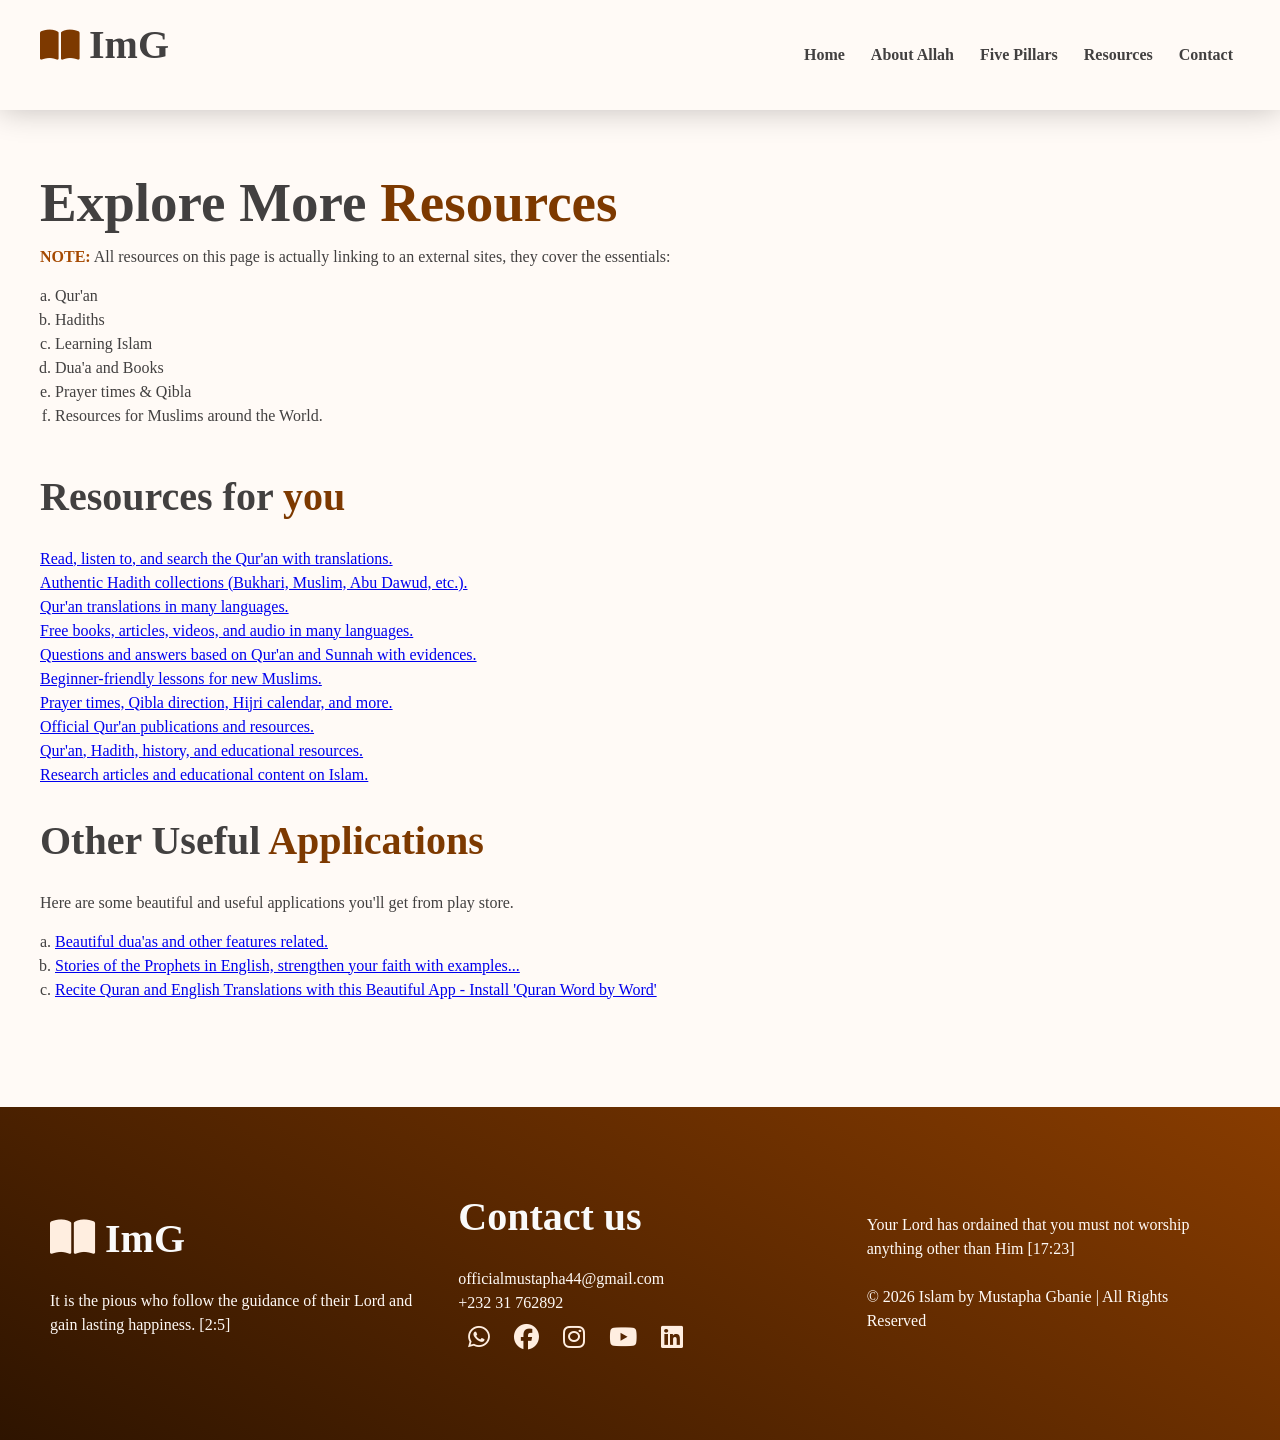
<file: resources.html>
<!DOCTYPE html>
<html lang="en">
<head>
  <meta name="google-site-verification" content="kUoNEZyaHHgk7iwT_O8pBj2s8zlIZLvoUZk-4N_OeV8" />
  <meta name="msvalidate.01" content="C5AD6FC75478C789AB853C7C9F8C9426" />
  <meta charset="UTF-8">
  <meta name="viewport" content="width=device-width, initial-scale=1.0">
  <meta http-equiv="X-UA-Compatible" content="ie=edge">
  <title>Useful Islamic Resources – Islam by Mustapha Gbanie</title>
  <meta name="description" content="Curated trusted Islamic resources and recommended links for further learning, compiled by Mustapha Gbanie.">
  <meta name="keywords" content="Mustapha Gbanie, Islamic resources, learn Islam online, recommended Islamic websites, Islamic guides">
  <meta name="author" content="Mustapha Gbanie">
  <meta property="og:site_name" content="Islam by Mustapha Gbanie">
  <meta property="og:title" content="Useful Islamic Resources – Islam by Mustapha Gbanie">
  <meta property="og:description" content="Helpful trusted resources to continue learning Islam, gathered by Mustapha Gbanie.">
  <meta property="og:url" content="https://mustapha-official.github.io/Islam/resources">
  
  <link rel="icon" href="bgg.webp" />
  <link rel="stylesheet" href="style.css" />
  <link rel="stylesheet" href="https://cdnjs.cloudflare.com/ajax/libs/font-awesome/6.7.2/css/all.min.css">
  <link rel="preconnect" href="https://fonts.googleapis.com">
  <link rel="preconnect" href="https://fonts.gstatic.com" crossorigin>
  <link href="https://fonts.googleapis.com/css2?family=Poppins:wght@300;400;500;600;700&display=swap" rel="stylesheet">
</head>

<body>
<header>
  <div class="wrapper">
    <div class="navigation">
      
      <div class="logo">
        <h2><i class="fa-solid fa-book-open"></i> ImG</h2>
      </div>
      
      <button onclick="navOpen()"><i class="fa-solid fa-bars"></i></button>
      
      <div class="nav-links">
        <ul>
          <li><a href="index.html">Home</a></li>
          <li><a href="index.html#about">About Allah</a></li>  
          <li><a href="index.html#pillars">Five Pillars</a></li>
          <li><a href="#">Resources</a></li>
          <li><a href="index.html#contact">Contact</a></li>
        </ul>
      </div>
      
      
    </div>
  </div>
</header>

<main>
  <section class="preference">
    <div class="wrapper">
      <br /><br /><br />
      <h1>Explore More <strong>Resources</strong></strong></h1>
      <p><b>NOTE:</b> All resources on this page is actually linking to an external sites, they cover the essentials:
      
      <ul>
        <li>Qur'an</li>
        <li>Hadiths</li>
        <li>Learning Islam</li>
        <li>Dua'a and Books</li>
        <li>Prayer times & Qibla</li>
        <li>Resources for Muslims around the World.</li>
      </ul></p><br />
      
      <h2>Resources for <strong>you</strong></h2>
      <p>
        <a href="https://quran.com">Read, listen to, and search the Qur'an with translations.</a><br />
        
        <a href="https://sunnah.com">Authentic Hadith collections (Bukhari, Muslim, Abu Dawud, etc.).</a><br />
        
        <a href="https://quranenc.com">Qur'an translations in many languages.</a><br />
        
        <a href="https://islamhouse.com">Free books, articles, videos, and audio in many languages.</a><br />
        
        <a href="https://islamqa.info">Questions and answers based on Qur'an and Sunnah with evidences.</a><br />
        
        <a href="https://newmuslims.com">Beginner-friendly lessons for new Muslims.</a><br />
        
        <a href="https://islamicfinder.org">Prayer times, Qibla direction, Hijri calendar, and more.</a><br />
        
        <a href="https://qurancomplex.gov.sa">Official Qur'an publications and resources.</a><br />
        
        <a href="https://www.alim.org">Qur'an, Hadith, history, and educational resources.</a><br />
        
        <a href="https://yaqeeninstitute.org">Research articles and educational content on Islam.</a>
      </p><br />
      
      <h2>Other Useful <strong>Applications</strong></h2>
      
      <p>
        Here are some beautiful and useful applications you'll get from play store.
        
        <ul>
          <li><a href="https://play.google.com/store/apps/details?id=com.dailyduas.islamicdua">Beautiful dua'as and other features related.</a></li>
          
          <li><a href="https://play.google.com/store/apps/details?id=com.islamiapps.prophets">Stories of the Prophets in English, strengthen your faith with examples...</a></li>
          
          <li><a href="https://play.google.com/store/apps/details?id=com.atq.quranemajeedapp.org.quranenglish">Recite Quran and English Translations with this Beautiful App - Install 'Quran Word by Word'</a></li>
        </ul>
      </p>
    
    </div>
  </section>
  
    <!-- FOOTER AND CONTACT INFO -->
  <footer>
    <div class="wrapper">
      <div class="container">
        
        <div class="logo">
          <h2><i class="fa-solid fa-book-open"></i> ImG</h2>
          <p>It is the pious who follow the guidance of their Lord and gain lasting happiness. [2:5]</p>
        </div>
        
        <div class="cont-info">
          <h2>Contact us</h2>
          <p>officialmustapha44@gmail.com</p>
          <p>+232 31 762892</p>
          
          <a href="https://wa.me/23231762892"><i class="fa-brands fa-whatsapp"></i></a>
          
          <a href="https://www.facebook.com/profile.php?id=61581850524625"><i class="fa-brands fa-facebook"></i></a>
          
          <a href="https://www.instagram.com/mustapha_gbanie?igsh=azB1b3VveTl0Zzk="><i class="fa-brands fa-instagram"></i></a>
          
          <a href="https://www.youtube.com/@Dr.Kabeer"><i class="fa-brands fa-youtube"></i></a>
          
          <a href="https://sl.linkedin.com/in/mustapha-gbanie-1b4a9739a"><i class="fa-brands fa-linkedin"></i></a>
          
        </div>
        
        <div class="remind">
          <p>Your Lord has ordained that you must not worship anything other than Him [17:23]</p>
          <br />
          <p>&copy; 2026 Islam by Mustapha Gbanie | All Rights Reserved</p>
        </div>
        
      </div>
    </div>
  </footer>
</main>

<script src="script.js"></script>
</body>

</html>
</file>
<file: style.css>
/*-- VARIABLE SET-UP FOR COLOUR PALETTE --*/
:root{
  --background: #FFFAF6;
  --soft-bg: #FFEEE0;
  --primary: linear-gradient(30deg, #2E1400, #883C00);
  --secondary: #7D3900;
  --cards: #FFFFFF;
  
  --body-color: #424040;
  --prim-color: #FAFAFA;
  --heading: #2A2A2A;
  
  --ancient: #A54900;
}

/*-- BASE SET --*/
*{
  box-sizing: border-box;
  margin: 0;
  padding: 0;
  scroll-behavior: smooth;
  font-family: Cambria, Cochin, Georgia, Times, 'Times New Roman', serif;}

/*-- TYPOGRAPHY, FONT SIZE TO CHANGE AUTOMATICALLY --*/
h1{font-size: clamp(40px, 5vw, 55px);}
h2{font-size: clamp(25px, 4vw, 40px);}
h3{font-size: clamp(20px, 3vw, 30);}
p{font-size: clamp(16px, 1vw, 18px);}

/*-- SETTINGS FOR MAXIMUM WIDTH, AND COLOURS SETUP ON SPECIFIC TEXTS --*/
.wrapper{max-width: 1200px; margin: 0 auto; padding: 0}
span{color: var(--primary);}
b{color: var(--ancient);}
strong{color: var(--secondary);}
code{color: var(--ancient); font-family: cursive;}

/*-- MAIN BODY STYLE --*/
body{
  background-color: var(--background);
  color: var(--body-color);
  line-height: 1.5;
  transition: all 0.4s linear ease;
}

/*-- THIS IS FOR ALL CONTAINERS --*/
.container,
.navigation{
  display: flex;
  align-items: center;
  justify-content: space-between;
  gap: 25px;
  margin: 10px auto;
}

.logo i{
  color: var(--secondary);
  font-size: 35px;
  border-radius: 20px;
}

/*-- HEADER STYLING --*/
header{
  background-color: #FFFAF6DE;
  position: fixed;
  width: 100%;
  padding: 5px 20px;
  box-shadow: 0 0 30px rgba(0, 0, 0, 0.24);
  z-index: 999;
  left: 0;
  top: 0;
}

/*-- NAVIGATION LINKS ON LARGE SCREEN --*/
.nav-links ul{
  display: flex;
  gap: 12px;
  list-style-type: none;
}

.nav-links ul li a{
  text-decoration: none;
  color: var(--primary);
  font-weight: bold;
  padding: 0 7px;
  transition: all 0.4s linear;
}

/*-- HOVER EFFECT FOR NAVIGATION LINKS --*/
.nav-links ul li a:hover{
  border-bottom: 2px solid var(--primary);
  padding: 0;
}

.nav-links ul li a:active{
  border-bottom: 2px solid var(--primary);
  padding: 0 8px;
  color: #000;
}

/*-- MENU BUTTON TO DISAPPEAR ON LARGE SCREEN --*/
button{
  display: none;
}

/*-- I'LL APPLY THIS TO ALL CARDS --*/
.card{
  background-color: var(--cards);
  padding: 10px;
  width: 260px;
  height: 250px;
  overflow-y: scroll;
  border-left: 3px solid var(--heading);
  border-bottom: 3px solid var(--heading);
  transition: all 0.4s linear;
  border-radius: 12px;
  margin: 20px auto;
}

/*--hover effect on cards--*/
.card:hover{
  transform: translateY(5px);
  transition: all 0.4s linear;
  box-shadow: inset 0 0 80px #FFFFFF, 0 4px 10px #5E3100;
}

/*-- cards icons --*/
.card i{
  background-color: var(--cards);
  color: var(--secondary);
  font-size: 50px;
  margin: 15px;
}

/*-- THIS IS FOR ALL BUTTONS --*/
.Btn, .btn{
  background-image: linear-gradient(40deg, #402107, #7E400C);
  color: var(--prim-color);
  padding: 16px 45px;
  border-radius: 30px;
  border: none;
  font-weight: bold;
  text-decoration: none;
  transition: all 0.4s linear;
}

/*--hover effect for buttons --*/
.Btn:hover,
.btn:hover{
  background-image: var(--primary);
}

/*-- THIS IS FOR ALL BUTTONS --*/
.learn {
  border: 1.5px solid var(--secondary);
  color: var(--secondary);
  padding: 10px 30px;
  border-radius: 20px;
  font-weight: bold;
  text-decoration: none;
  transition: all 0.4s linear;
}

/*--hover effect for buttons --*/
.learn:hover {
  color: var(--prim-color);
  background-color: var(--secondary);
}

/*-- HOME/HERO SECTION STYLE --*/
.hero{
  background-image: linear-gradient(40deg, #FFFFFF75, #FFFFFF00), url(bgg.webp);
  background-size: cover;
  background-repeat: no-repeat;
  background-position: center;
  padding: 120px 25px;
  text-shadow: 0 0 -5px #000000;
}

h2 strong span{color: var(--heading);}

/*-- Padding for all sections & margin for all h2 --*/
.about,
.pillars,
.resources,
.five-pillars{
  padding: 80px 30px;
  text-align: center;
}

h2{
  margin-bottom: 20px;
}

/*-- TAGLINE SECTION --*/
.tagline{
  background-image: var(--primary);
  padding: 60px 20px;
  font-family: cursive;
}

.tag{
  text-align: center;
  color: var(--background);
  padding: 20px;
  text-align: left;
  width: 100%;
  border-left: 2px solid var(--soft-bg);
}

/*-- ABOUT SECTION STYLE --*/
.about .container{
  gap: 30px; /*--About cards to have large gap/space--*/
}

.para,
.res-card{text-align: left;}
.image{
  width: 100%; /*--Image to stretch full width --*/
}
/*--About card image --*/
.image img,
.res-card img{
  width: 100%;
  height: 200px;
  overflow: hidden;
  filter: drop-shadow(0 0 12px #FFFFFF);
  border-radius: 10px;
  animation: anime 6s infinite; /*-- Animation set on the key frames below --*/
}

/*-- Key frames animation that making the images to move on the home page --*/
@keyframes anime{
  0%, 100%{
    transform: translateX(0);
  }
  
  25%{
    transform: translateX(10px);
  }
  
  50%{
    transform: translateY(10px);
  }
  
  75%{
    transform: translateX(-10px);
  }
}

/*-- PILLARS OF ISLAM SECTION --*/
.pillars{
  background-color: var(--soft-bg);
}

.five-pillars {
  background-color: var(--background);
}

/*-- Padding and alignment style for the following classes --*/
.shahadah,
.salah,
.zakat,
.sawm,
.hajj,
.intro,
.allah,
.author,
.preference,
.faq{
  text-align: left;
  padding: 90px 30px;
}

/*-- Unordered lists on different pages --*/
.shahadah ul,
.salah ul,
.zakat ul,
.sawm ul,
.hajj ul,
.allah ul,
.preference ul{
  list-style-type: lower-alpha;
  padding: 15px;
}

/*-- Arabic texts alignment and styles --*/
.arabic{
  text-align: right;
  color: var(--secondary);
  font-family: amiri;
  font-style: italic;
  font-weight: bold;
}

/*-- RESOURCES PAGE LINKS--*/
/*-- When you actually visit the links from the resources page their colours change to gray --*/
.preference p a:visited,
.preference p ul li a:visited{
  color: #808080;
}

/*-- FOOTER SECTION STYLES --*/
footer{
  background-image: var(--primary);
  color: var(--background);
  padding: 60px 30px;
}

.cont-info,
footer .logo,
.remind{
  width: 100%;
  height: 100%;
  padding: 10px;
}

.cont-info a{
  text-decoration: none;
}

.cont-info a i{
  padding: 10px;
  color: var(--soft-bg);
  font-size: 25px;
}

footer .logo i{
  color: var(--soft-bg);
  font-size: 40px;
}

footer h2{
  color: var(--prim-color);
}


/*-- MEDIA QUERY TO FIT ALL MOBILE PHONE SCREEN SIZES --*/
@media (max-width: 700px) {
  .container{flex-direction: column; gap: 20px;}
  
  /*-- The header button to disappear on mobile view --*/
  .btn{display: none;}
  
  /*-- This is the menu toggle button for navigation links --*/
  button{
    display: block;
    border-radius: 30px;
    border: none;
    font-weight: bold;
    transition: all 0.4s linear;
    padding: 5px 10px;
    background-color: transparent;
    font-size: 30px;
    color: var(--primary);
  }
  
  /*-- Navigation links to disappear and wait for instruction from JavaScript nah--*/
  .nav-links{display: none;}
  .nav-links ul{
    display: block;
    list-style-type: none;
  }
  
  .nav-links ul li{
    display: block;
    padding: 20px 10px;
    transition: all 0.5s ease-in;
  }
  
  .nav-links ul li a{
    display: block;
    text-decoration: none;
    color: var(--primary);
  }
  
  /*-- JavaScript instruction suddenly rooted here --*/
  .nav-links.active{
    display: block;
    position: fixed;
    right: 0;
    top: 70px;
    width: 50%;
    padding: 8px;
    font-weight: bold;
    border-radius: 5px;
    background-color: var(--cards);
  }
  
  /*-- To avoid too much space on the top of the cards --*/
  .card{
    margin-top: 10px;
  }
  
  /*-- To adjust the padding on smaller screens --*/
  .shahadah,
  .salah,
  .zakat,
  .sawm,
  .hajj,
  .intro,
  .allah,
  .author,
  .preference,
  .faq {
    text-align: left;
    padding: 80px 20px;
  }
  
  .about,
  .pillars,
  .resources,
  .five-pillars {
    padding: 80px 20px;
  }
  
  footer{
    padding: 40px 20px;
  }
}
</file>
